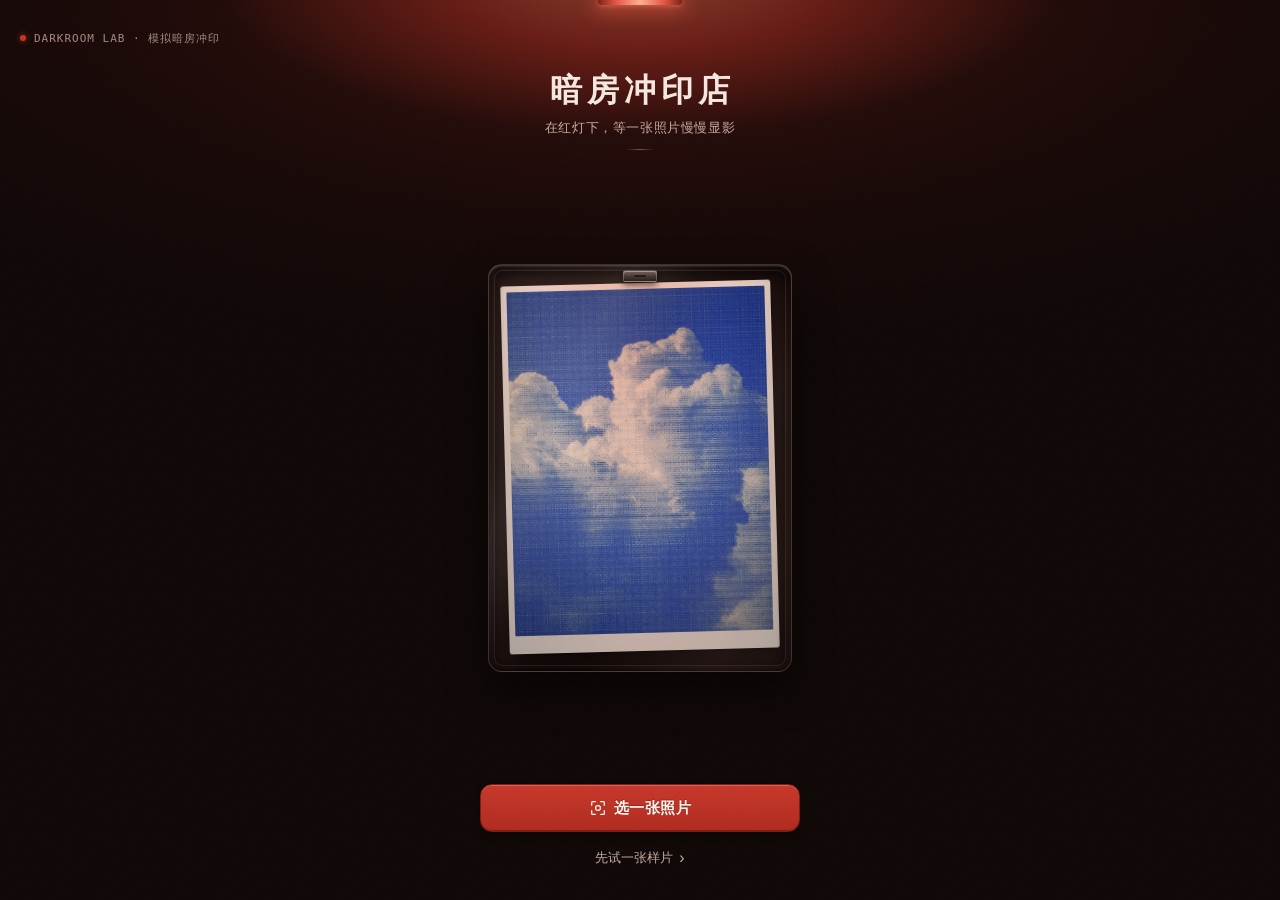
<file: darkroom/index.html>
<!DOCTYPE html>
<html lang="zh-CN">
<head>
  <meta charset="UTF-8" />
  <meta name="viewport" content="width=device-width, initial-scale=1.0, maximum-scale=1.0, user-scalable=no, viewport-fit=cover" />
  <title>暗房冲印店</title>
  <style>
    *, *::before, *::after { box-sizing: border-box; margin: 0; padding: 0; }
    html, body { height: 100%; }
    body {
      background: #0e0706; color: #f5e8e0;
      font-family: -apple-system, BlinkMacSystemFont, "PingFang SC", "Hiragino Sans GB", "Microsoft YaHei", sans-serif;
      -webkit-font-smoothing: antialiased; -webkit-tap-highlight-color: transparent;
      -webkit-user-select: none; user-select: none; -webkit-touch-callout: none;
      overflow: hidden;
    }
    .app { position: relative; height: 100%; display: -webkit-box; display: flex; -webkit-box-orient: vertical; flex-direction: column; }
    .intro-title { font-family: "Songti SC", "STSong", "SimSun", serif; font-size: 28px; line-height: 1.25; letter-spacing: 3px; color: #f5e8e0; font-weight: 600; }
    .intro-sub { margin-top: 8px; font-size: 13px; line-height: 1.6; color: #c8aba0; }
  </style>
  <link rel="stylesheet" href="./style.css" />
</head>
<body>
  <div class="app" id="app">
    <div class="safelight" id="safelight" aria-hidden="true">
      <div class="safelight-lamp"></div>
    </div>
    <div class="darkroom-grain" aria-hidden="true"></div>
    <div class="light-flash" id="light-flash" aria-hidden="true"></div>

    <!-- 首屏：JS 未运行时也能看懂这是什么 -->
    <section class="screen screen-intro" id="screen-intro">
      <header class="topbar" id="topbar">
        <div class="intro-top-row">
          <div class="brand-badge">
            <span class="lamp-dot" aria-hidden="true"></span>
            <span class="brand-code"><span>DARKROOM LAB</span> <span>· 模拟暗房冲印</span></span>
          </div>
          <button type="button" class="card-bar-btn intro-binder-btn" id="open-binder-intro" aria-label="打开暗房卡册" hidden>
            <svg viewBox="0 0 20 20" width="14" height="14" aria-hidden="true">
              <path d="M6.5 3.5v13m3-10h5m-5 3.5h5m-5 3.5h5m-2.5-7v7" fill="none" stroke="currentColor" stroke-width="1.4" stroke-linecap="round" stroke-linejoin="round"/>
              <rect x="3.5" y="3.5" width="13" height="13" rx="2" fill="none" stroke="currentColor" stroke-width="1.4"/>
            </svg>
            <span>卡册 <span id="binder-count-intro">0/9</span></span>
          </button>
        </div>
        <h1 class="intro-title">暗房冲印店</h1>
        <p class="intro-sub">在红灯下，等一张照片慢慢显影</p>
        <span class="intro-rule" aria-hidden="true"></span>
      </header>

      <div class="intro-tray" aria-hidden="true">
        <div class="tray tray-static">
          <span class="tray-clip" aria-hidden="true"></span>
          <div class="tray-paper intro-paper-sheet">
            <canvas id="sample-preview" width="360" height="480" data-sample-src="./sample-clouds.jpg"></canvas>
            <div class="intro-paper-wash"></div>
          </div>
          <div class="tray-liquid"></div>
        </div>
      </div>

      <div class="intro-actions">
        <input type="file" id="pick-input" accept="image/*" class="visually-hidden" />
        <label class="btn btn-primary" id="pick-label" for="pick-input">
          <svg class="btn-ico" viewBox="0 0 20 20" width="18" height="18" aria-hidden="true">
            <path d="M7 3H4a1 1 0 0 0-1 1v3m10-4h3a1 1 0 0 1 1 1v3M3 13v3a1 1 0 0 0 1 1h3m10-4v3a1 1 0 0 1-1 1h-3" fill="none" stroke="currentColor" stroke-width="1.4" stroke-linecap="round" stroke-linejoin="round"/>
            <circle cx="10" cy="10" r="2.7" fill="none" stroke="currentColor" stroke-width="1.4"/>
          </svg>
          <span>选一张照片</span>
        </label>
        <button type="button" class="btn intro-sample-btn" id="use-sample" disabled>先试一张样片 <span aria-hidden="true">›</span></button>
        <p class="status" id="intro-status" role="status">正在点亮红灯…若长时间没有反应，请退出后重新打开。</p>
      </div>
    </section>

    <section class="screen screen-crop" id="screen-crop" hidden>
      <header class="crop-bar">
        <button class="card-bar-btn" id="crop-cancel" type="button" aria-label="返回重选照片">
          <svg viewBox="0 0 20 20" width="15" height="15" aria-hidden="true">
            <path d="M12.5 4.5L7 10l5.5 5.5" fill="none" stroke="currentColor" stroke-width="1.8" stroke-linecap="round" stroke-linejoin="round"/>
          </svg>
          <span>返回</span>
        </button>
        <span class="crop-format-badge" id="crop-format-badge" aria-live="polite">原图</span>
        <h2 class="visually-hidden" id="crop-title" tabindex="-1">裁剪照片</h2>
      </header>
      <div class="crop-stage" id="crop-stage">
        <div class="crop-frame" id="crop-frame" tabindex="0" role="group" aria-label="裁剪框，可用方向键移动">
          <div class="crop-box" id="crop-box" aria-hidden="true">
            <span class="crop-corner cc-tl"></span>
            <span class="crop-corner cc-tr"></span>
            <span class="crop-corner cc-bl"></span>
            <span class="crop-corner cc-br"></span>
            <span class="crop-grid">
              <span class="cg-v1"></span>
              <span class="cg-v2"></span>
              <span class="cg-h1"></span>
              <span class="cg-h2"></span>
              <span class="cg-center"></span>
            </span>
          </div>
        </div>
      </div>
      <div class="crop-controls">
        <p class="crop-hint" id="crop-hint"></p>
        <div class="crop-ratios" id="crop-ratios" role="group" aria-label="裁剪比例">
          <div class="crop-ratio-presets">
            <button class="crop-ratio-btn" type="button" data-ratio="original" aria-pressed="true">
              <span class="crop-ico crop-ico-orig" aria-hidden="true"></span>
              <span class="crop-ratio-txt">原图</span>
            </button>
            <button class="crop-ratio-btn" type="button" data-ratio="3:2" aria-pressed="false">
              <span class="crop-ico crop-ico-32" aria-hidden="true"></span>
              <span class="crop-ratio-txt">全格 <span class="crop-ratio-number">3:2</span></span>
            </button>
            <button class="crop-ratio-btn" type="button" data-ratio="4:3" aria-pressed="false">
              <span class="crop-ico crop-ico-43" aria-hidden="true"></span>
              <span class="crop-ratio-txt">半格 <span class="crop-ratio-number">4:3</span></span>
              <span class="crop-ratio-match" id="crop-half-card-match" hidden>小卡同框</span>
            </button>
            <button class="crop-ratio-btn" type="button" data-ratio="1:1" aria-pressed="false">
              <span class="crop-ico crop-ico-11" aria-hidden="true"></span>
              <span class="crop-ratio-txt">方幅 <span class="crop-ratio-number">1:1</span></span>
            </button>
            <button class="crop-ratio-btn crop-card-ratio" id="crop-card-ratio" type="button" data-ratio="card" aria-pressed="false">
              <span class="crop-ico crop-ico-card" aria-hidden="true"></span>
              <span class="crop-ratio-txt">小卡同框</span>
              <span class="crop-ratio-detail">55:85</span>
            </button>
          </div>
        </div>
        <div class="crop-zoom">
          <button type="button" class="crop-zoom-val" id="crop-zoom-val" aria-label="轻点重置缩放为 1 倍">1.0×</button>
          <div class="crop-scrubber">
            <input id="crop-zoom" type="range" min="1" max="3" step="0.01" value="1" aria-label="放大倍数" />
          </div>
        </div>
        <div class="crop-actions">
          <button class="btn btn-primary" id="crop-apply" type="button">确认取景</button>
        </div>
        <p class="status" id="crop-status" role="status"></p>
      </div>
    </section>

    <!-- 显影 -->
    <section class="screen screen-develop" id="screen-develop" hidden>
      <header class="topbar dev-topbar">
        <ol class="steps" aria-label="冲洗步骤">
          <li class="is-on"><span class="step-num">01</span>显影</li>
          <li><span class="step-num">02</span>定影</li>
          <li><span class="step-num">03</span>见片</li>
        </ol>
        <button type="button" class="dev-reselect-btn" id="dev-reselect" aria-label="放弃当前显影，返回重选照片">重选</button>
      </header>
      <div class="stage">
        <div class="tray" id="tray">
          <div class="tray-paper" id="tray-paper"><canvas id="develop-canvas"></canvas></div>
          <div class="tray-red" aria-hidden="true"></div>
          <div class="tray-liquid" id="tray-liquid"></div>
          <div class="tray-ripples" id="tray-ripples" aria-hidden="true"></div>
          <div class="tray-guide" id="tray-guide" aria-hidden="true">
            <span class="tray-guide-ring"></span>
            <span class="tray-guide-dot"></span>
          </div>
        </div>
      </div>
      <div class="panel">
        <div class="readout-box" id="dev-readout">
          <div class="readout">
            <div class="readout-clock">
              <span class="clock-dot" aria-hidden="true"></span>
              <span class="readout-time" id="dev-time">00:00</span>
            </div>
            <div class="readout-flow">
              <span class="readout-label">药液流动</span>
              <span class="meter"><span class="meter-fill" id="dev-meter"></span></span>
            </div>
          </div>
        </div>
        <p class="hint" id="dev-hint" role="status"></p>
        <button type="button" class="btn btn-ghost" id="pull-out" disabled>取出相纸</button>
      </div>
    </section>

    <!-- 定影 -->
    <section class="screen screen-fix" id="screen-fix" hidden>
      <header class="topbar">
        <ol class="steps" aria-label="冲洗步骤">
          <li class="is-done"><span class="step-num">01</span>显影</li>
          <li class="is-on" id="step-fix"><span class="step-num">02</span>定影</li>
          <li id="step-light"><span class="step-num">03</span>见片</li>
        </ol>
      </header>
      <div class="stage">
        <div class="tray tray-fix">
          <div class="tray-paper"><canvas id="fix-canvas"></canvas></div>
          <div class="tray-red" aria-hidden="true"></div>
          <div class="tray-liquid tray-liquid-calm"></div>
        </div>
      </div>
      <div class="panel panel-fix">
        <div class="fix-actions">
          <p class="fix-caption">定影盘 · 长按可续</p>
          <button type="button" class="btn btn-hold" id="fix-hold">
            <span class="hold-fill" id="fix-fill"></span>
            <span class="hold-inner">
              <svg class="btn-ico hold-ico" viewBox="0 0 20 20" width="18" height="18" aria-hidden="true">
                <circle cx="10" cy="10" r="7.5" fill="none" stroke="currentColor" stroke-width="1.4" stroke-dasharray="3 2"/>
                <circle cx="10" cy="10" r="3.2" fill="currentColor"/>
              </svg>
              <span class="hold-text" id="fix-text">长按定影 · 4 秒</span>
            </span>
          </button>
          <p class="hint fix-status" id="fix-hint" role="status"></p>
          <button type="button" class="btn btn-ghost" id="lights-on" hidden>重试出片</button>
        </div>
      </div>
    </section>

    <!-- 出片 -->
    <section class="screen screen-result" id="screen-result" hidden>
      <header class="result-bar">
        <button type="button" class="card-bar-btn result-bar-binder" id="open-binder-result" aria-label="打开暗房卡册">
          <svg viewBox="0 0 20 20" width="15" height="15" aria-hidden="true">
            <path d="M6.5 3.5v13m3-10h5m-5 3.5h5m-5 3.5h5m-2.5-7v7" fill="none" stroke="currentColor" stroke-width="1.4" stroke-linecap="round" stroke-linejoin="round"/>
            <rect x="3.5" y="3.5" width="13" height="13" rx="2" fill="none" stroke="currentColor" stroke-width="1.4"/>
          </svg>
          <span>卡册 <span id="binder-count-result">0/9</span></span>
        </button>
      </header>
      <div class="result-scroll">
        <div class="result-inner">
          <div class="result-stage">
            <div class="result-card">
              <img id="result-img" alt="冲洗出来的照片" />
              <button type="button" class="result-card-hit" id="open-preview" aria-label="全屏预览冲洗出来的照片"></button>
            </div>
          </div>
          <div class="result-meta">
            <h2 class="result-title visually-hidden" id="result-title" tabindex="-1">冲印成片</h2>
            <div class="export-options" id="print-options" role="group" aria-label="成片版式">
              <button type="button" data-mode="clean" aria-pressed="true">纯净成片</button>
              <button type="button" data-mode="paper" aria-pressed="false">暗房相纸</button>
            </div>
            <div class="result-report" id="result-report"></div>
          </div>
          <div class="result-actions">
            <div class="result-btn-row">
              <button type="button" class="btn btn-primary" id="save-photo">
                <svg class="btn-ico" viewBox="0 0 20 20" width="16" height="16" aria-hidden="true">
                  <path d="M5.5 6.5H4a1 1 0 0 0-1 1v8a1 1 0 0 0 1 1h12a1 1 0 0 0 1-1v-8a1 1 0 0 0-1-1h-1.5M10 3v9m-2.75-2.75L10 12l2.75-2.75" fill="none" stroke="currentColor" stroke-width="1.4" stroke-linecap="round" stroke-linejoin="round"/>
                </svg>
                <span>保存成片</span>
              </button>
              <button type="button" class="btn btn-ghost" id="post-note">
                <svg class="btn-ico" viewBox="0 0 20 20" width="16" height="16" aria-hidden="true">
                  <path d="M11 3.5H5A1.5 1.5 0 0 0 3.5 5v10A1.5 1.5 0 0 0 5 16.5h9a1.5 1.5 0 0 0 1.5-1.5v-5M7 9h4m-4 3h5m3-9v4m-2-2h4" fill="none" stroke="currentColor" stroke-width="1.4" stroke-linecap="round" stroke-linejoin="round"/>
                </svg>
                <span>发笔记</span>
              </button>
            </div>
            <button type="button" class="btn btn-card-entry" id="open-card">
              <span class="card-entry-left">
                <svg class="btn-ico" viewBox="0 0 20 20" width="16" height="16" aria-hidden="true">
                  <path d="M10 4l3-1 3 9m-1.5-9h4m-2-2v4" fill="none" stroke="currentColor" stroke-width="1.4" stroke-linecap="round" stroke-linejoin="round"/>
                  <rect x="4" y="5" width="8" height="12" rx="1.4" transform="rotate(-9 8 11)" fill="none" stroke="currentColor" stroke-width="1.4"/>
                </svg>
                <span id="open-card-text">拆封暗房小卡</span>
                <span class="entry-new-dot" id="open-card-dot" hidden aria-hidden="true"></span>
              </span>
              <span class="card-entry-go" aria-hidden="true">›</span>
            </button>
            <div class="result-again-row">
              <button type="button" class="btn btn-again" id="again">
                <svg class="btn-ico" viewBox="0 0 20 20" width="15" height="15" aria-hidden="true">
                  <path d="M4 9a6 6 0 1 1 1 4.4M4 9V5m0 4h4" fill="none" stroke="currentColor" stroke-width="1.4" stroke-linecap="round" stroke-linejoin="round"/>
                  <circle cx="10" cy="10" r="1.25" fill="currentColor"/>
                </svg>
                <span class="again-text">再洗一张</span>
              </button>
            </div>
            <p class="status" id="result-status" role="status"></p>
            <span class="visually-hidden" id="result-toast-status" role="status"></span>
          </div>
        </div>
      </div>
    </section>

    <!-- 镭射小卡展示层 -->
    <div class="card-modal" id="card-modal" role="dialog" aria-modal="true" aria-label="暗房镭射小卡" hidden>
      <div class="card-modal-bar">
        <button type="button" class="card-bar-btn" id="close-card" aria-label="返回出片页">
          <svg viewBox="0 0 20 20" width="15" height="15" aria-hidden="true">
            <path d="M12.5 4.5L7 10l5.5 5.5" fill="none" stroke="currentColor" stroke-width="1.8" stroke-linecap="round" stroke-linejoin="round"/>
          </svg>
          <span id="close-card-label">返回相纸</span>
        </button>
        <button type="button" class="card-bar-btn card-bar-binder" id="open-binder-card" aria-label="打开暗房卡册">
          <svg viewBox="0 0 20 20" width="15" height="15" aria-hidden="true">
            <path d="M6.5 3.5v13m3-10h5m-5 3.5h5m-5 3.5h5m-2.5-7v7" fill="none" stroke="currentColor" stroke-width="1.4" stroke-linecap="round" stroke-linejoin="round"/>
            <rect x="3.5" y="3.5" width="13" height="13" rx="2" fill="none" stroke="currentColor" stroke-width="1.4"/>
          </svg>
          <span>卡册 <span id="binder-count-card">0/9</span></span>
        </button>
      </div>

      <div class="card-stage" id="card-stage">
        <div class="card-stage-inner" id="card-stage-inner">
          <div class="holo-scene" id="holo-scene">
            <div class="holo-shadow" id="holo-shadow" aria-hidden="true"></div>
            <div class="holo-aura" id="holo-aura" aria-hidden="true"></div>
            <div class="holo-tilt" id="holo-tilt">
              <div class="holo-flipper is-flipped" id="holo-card" tabindex="0" role="button" aria-label="暗房镭射小卡，轻点翻开或翻转，拖动倾斜赏光">
                <!-- 10px 实体厚卡切边（仅在翻面经过侧面时显示，静止零合成开销） -->
                <div class="holo-edges" id="holo-edges" aria-hidden="true">
                  <span class="holo-edge-slice es-1"></span>
                  <span class="holo-edge-slice es-2"></span>
                  <span class="holo-edge-slice es-3"></span>
                  <span class="holo-edge-slice es-4"></span>
                  <span class="holo-edge-slice es-5"></span>
                  <span class="holo-edge-slice es-6"></span>
                  <span class="holo-edge-slice es-7"></span>
                  <span class="holo-edge-slice es-8"></span>
                  <span class="holo-edge-slice es-9"></span>
                  <span class="holo-edge-slice es-10"></span>
                </div>

                <!-- 正面：55:85 全出血满版显像 + 材质专属镂空烫箔微框 + 右下角稀有度微章 -->
                <div class="holo-face holo-front" id="holo-front" data-material="rainbow">
                  <div class="holo-stock">
                    <div class="holo-photo-frame">
                      <canvas id="card-photo" width="440" height="680"></canvas>
                    </div>
                    <div class="holo-scrim" aria-hidden="true"></div>
                    <div class="holo-front-meta">
                      <span class="holo-front-no" id="card-front-no">NO.0001</span>
                      <div class="holo-front-badge">
                        <span class="holo-front-mat" id="card-front-mat">柔虹</span>
                        <span class="holo-rarity-mark" id="card-front-rarity"></span>
                      </div>
                    </div>
                  </div>
                  <div class="holo-trim" aria-hidden="true">
                    <span class="trim-top-crest" id="card-front-crest"></span>
                    <span class="trim-corner trim-tl"></span>
                    <span class="trim-corner trim-tr"></span>
                    <span class="trim-corner trim-bl"></span>
                    <span class="trim-corner trim-br"></span>
                  </div>
                  <div class="holo-fx" id="holo-fx" aria-hidden="true">
                    <div class="holo-foil"></div>
                    <div class="holo-glare" id="holo-glare"></div>
                    <div class="holo-rim" id="holo-rim"></div>
                    <div class="holo-edge"></div>
                  </div>
                </div>

                <!-- 背面：揭晓前统一暗房图腾（不剧透）→ 揭晓后展开专属冲印档案 -->
                <div class="holo-face holo-back" id="holo-back">
                  <div class="holo-back-watermark" id="holo-back-watermark" aria-hidden="true"></div>
                  <div class="holo-back-shine" id="holo-back-shine" aria-hidden="true"></div>
                  <div class="holo-back-glare" id="holo-back-glare" aria-hidden="true"></div>
                  <div class="holo-back-rim" id="holo-back-rim" aria-hidden="true"></div>
                  <div class="holo-back-outer-frame" aria-hidden="true"></div>
                  <div class="holo-back-inner-frame" aria-hidden="true">
                    <span class="reg-mark reg-tl"></span>
                    <span class="reg-mark reg-tr"></span>
                    <span class="reg-mark reg-bl"></span>
                    <span class="reg-mark reg-br"></span>
                  </div>
                  <div class="holo-back-body">
                    <div class="holo-back-top">DARKROOM LAB · PRINT</div>
                    <div class="holo-back-emblem" aria-hidden="true">
                      <span class="emblem-en">DARKROOM LAB</span>
                      <svg class="emblem-svg" viewBox="0 0 120 120" width="96" height="96">
                        <g id="emblem-outer">
                          <circle cx="60" cy="60" r="52" fill="none" stroke="currentColor" stroke-width="0.9" opacity="0.45"/>
                          <circle cx="60" cy="60" r="34" fill="none" stroke="currentColor" stroke-width="1" opacity="0.68"/>
                        </g>
                        <g id="emblem-dash">
                          <circle cx="60" cy="60" r="46" fill="none" stroke="currentColor" stroke-width="0.75" stroke-dasharray="2 3.5" opacity="0.54"/>
                        </g>
                        <g id="emblem-blades" stroke="currentColor" stroke-width="0.9" opacity="0.62" fill="none">
                          <line x1="60" y1="26" x2="82" y2="54"/>
                          <line x1="89.4" y1="43" x2="71" y2="75"/>
                          <line x1="89.4" y1="77" x2="54" y2="82"/>
                          <line x1="60" y1="94" x2="38" y2="66"/>
                          <line x1="30.6" y1="77" x2="49" y2="45"/>
                          <line x1="30.6" y1="43" x2="66" y2="38"/>
                          <circle cx="60" cy="60" r="11" fill="none" stroke="currentColor" stroke-width="0.9" opacity="0.65"/>
                        </g>
                        <g id="emblem-core">
                          <circle cx="60" cy="60" r="3.6" fill="#d84534"/>
                        </g>
                      </svg>
                      <span class="emblem-cn">暗房冲印店</span>
                    </div>
                    <div class="holo-back-archive" id="holo-back-archive">
                      <p class="archive-title" id="card-back-title">冲印档案</p>
                      <div class="archive-spec">
                        <span class="archive-mat" id="card-back-mat">柔虹</span>
                        <span class="archive-sep" aria-hidden="true">·</span>
                        <span class="archive-code" id="card-back-rarity">常驻典藏 R</span>
                      </div>
                      <p class="archive-origin" id="card-back-origin">光斜过来时，刚好掠过一道虹</p>
                    </div>
                    <div class="holo-back-stamp">
                      <span id="card-back-date"></span>
                      <span class="stamp-sep">&lt; <span id="card-back-no">No.0001</span> &gt;</span>
                    </div>
                  </div>
                </div>
              </div>
            </div>
          </div>

          <div class="card-caption" id="card-caption" aria-live="polite">
            <span class="card-caption-text" id="card-caption-text"></span>
            <span class="card-caption-new" id="card-caption-new" hidden>新收入卡册</span>
          </div>
          <p class="card-tip" id="card-tip" role="status">轻触拆封</p>
          <span class="visually-hidden toast-announcement" role="status"></span>
        </div>
        <section class="card-framing" id="card-framing" aria-label="小卡照片构图" hidden>
          <canvas id="card-framing-canvas" width="360" height="350" tabindex="0" role="group" aria-label="小卡取景，可用方向键移动照片"></canvas>
          <p class="card-tip">拖动照片，把主体留在框里</p>
        </section>
      </div>

      <div class="card-modal-actions">
        <div class="export-options" id="card-save-options" role="group" aria-label="小卡保存方式" hidden>
          <button type="button" data-mode="face" aria-pressed="true">独立卡面</button>
          <button type="button" data-mode="both" aria-pressed="false">双面晒卡</button>
        </div>
        <button type="button" class="btn btn-ghost" id="card-framing-entry" hidden>调整构图</button>
        <button type="button" class="btn btn-primary is-pending" id="save-card" disabled>保存小卡</button>
      </div>
    </div>

    <!-- 独立暗房卡册（九格活页） -->
    <div class="binder-modal" id="binder-modal" role="dialog" aria-modal="true" aria-label="暗房卡册" hidden>
      <div class="binder-bar">
        <button type="button" class="card-bar-btn" id="close-binder" aria-label="关闭卡册">
          <svg viewBox="0 0 20 20" width="15" height="15" aria-hidden="true">
            <path d="M5.5 5.5l9 9m0-9l-9 9" fill="none" stroke="currentColor" stroke-width="1.8" stroke-linecap="round"/>
          </svg>
          <span>关闭</span>
        </button>
        <div class="binder-head-meta">
          <span class="binder-title">暗房卡册</span>
          <span class="binder-count" id="card-collect-count">已收集 0/9</span>
          <span class="binder-complete-seal" id="binder-complete-seal" hidden>全图鉴</span>
        </div>
      </div>
      <div class="binder-progress" id="binder-progress" aria-hidden="true">
        <span class="bp-seg"></span><span class="bp-seg"></span><span class="bp-seg"></span>
        <span class="bp-seg"></span><span class="bp-seg"></span><span class="bp-seg"></span>
        <span class="bp-seg"></span><span class="bp-seg"></span><span class="bp-seg"></span>
      </div>
      <p class="binder-empty-lead" id="binder-empty-lead" hidden>拆封本轮小卡，点亮第一张材质</p>
      <span class="visually-hidden toast-announcement" role="status"></span>
      <div class="binder-scroll">
        <div class="binder-sheet">
          <div class="binder-grid" id="card-collect-grid"></div>
        </div>
      </div>
    </div>

    <!-- 成片全屏预览层 -->
    <div class="preview-modal" id="preview-modal" role="dialog" aria-modal="true" aria-label="成片全屏预览" hidden>
      <div class="preview-bar">
        <button type="button" class="card-bar-btn preview-close" id="close-preview" aria-label="退出全屏预览">
          <svg viewBox="0 0 20 20" width="16" height="16" aria-hidden="true">
            <path d="M5.5 5.5l9 9m0-9l-9 9" fill="none" stroke="currentColor" stroke-width="1.8" stroke-linecap="round"/>
          </svg>
        </button>
        <span class="preview-raw-badge" id="preview-raw-badge" aria-hidden="true">冲印前</span>
      </div>
      <div class="preview-stage" id="preview-stage">
        <img class="preview-img" id="preview-img" alt="冲洗出来的照片大图" />
      </div>
      <div class="preview-footer">
        <button type="button" class="card-bar-btn preview-compare" id="preview-compare" aria-pressed="false">
          <svg viewBox="0 0 20 20" width="15" height="15" aria-hidden="true">
            <rect x="3" y="4" width="14" height="12" rx="2" fill="none" stroke="currentColor" stroke-width="1.5"/>
            <line x1="10" y1="4" x2="10" y2="16" stroke="currentColor" stroke-width="1.5"/>
          </svg>
          <span>按住看冲印前</span>
        </button>
        <p class="preview-tip" id="preview-tip" aria-hidden="true">双击看细节 · 轻点返回</p>
        <span class="visually-hidden toast-announcement" role="status"></span>
      </div>
    </div>

    <!-- 顶部轻量状态提示（仅承接已成功的非关键回调，不阻塞底层操作） -->
    <div class="app-toast-wrap" aria-hidden="true">
      <div class="app-toast" id="app-toast" hidden>
        <span class="app-toast-ico" aria-hidden="true">
          <svg viewBox="0 0 16 16" width="13" height="13">
            <path d="M3.5 8.5l3 3 6-6.5" fill="none" stroke="currentColor" stroke-width="1.8" stroke-linecap="round" stroke-linejoin="round"/>
          </svg>
        </span>
        <span class="app-toast-text" id="app-toast-text"></span>
      </div>
    </div>
  </div>

  <canvas id="work-canvas" class="visually-hidden" aria-hidden="true"></canvas>
  <script defer src="./bridge.js"></script>
  <script defer src="./film.js"></script>
  <script defer src="./app.js"></script>
</body>
</html>
</file>
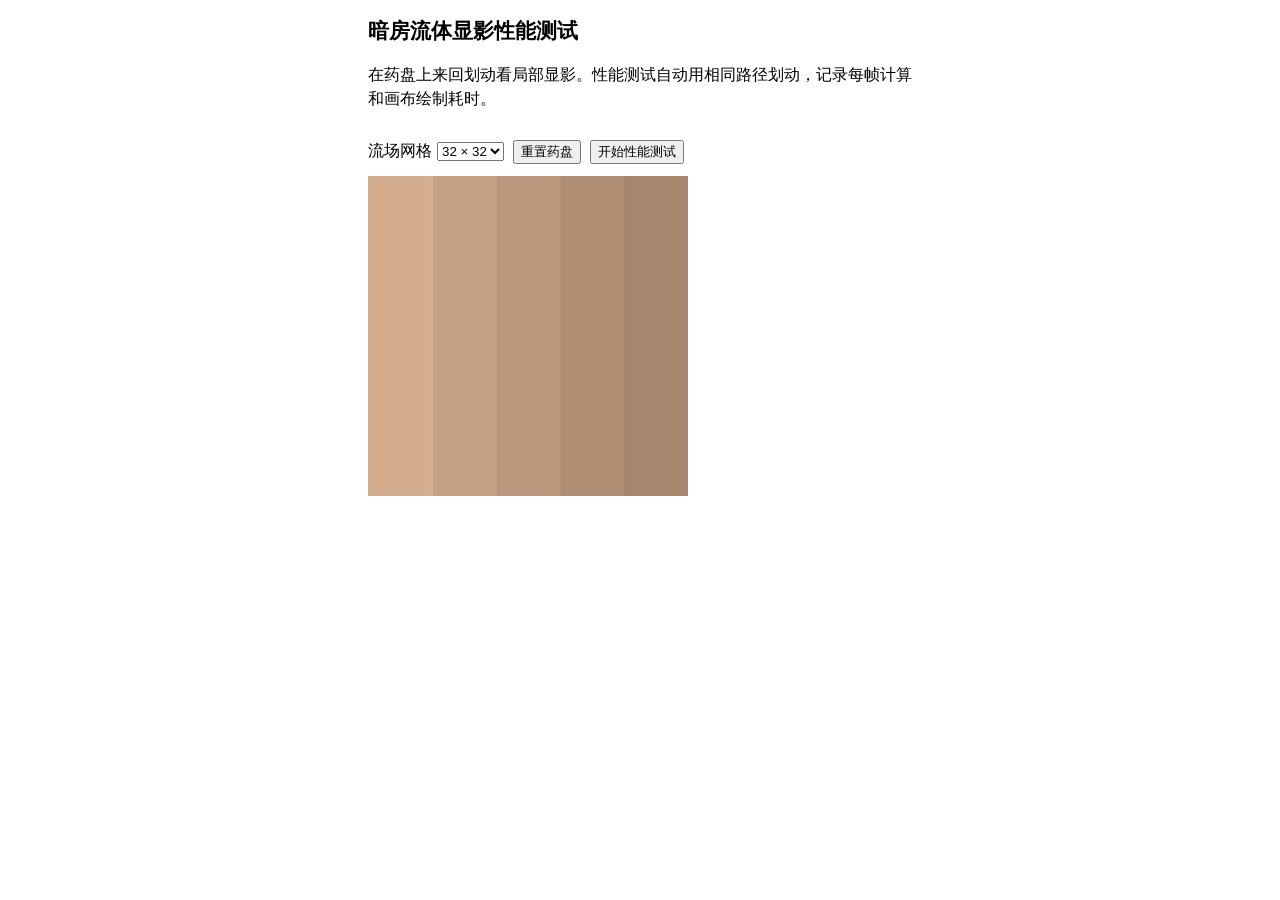
<file: tools/fluid-prototype/index.html>
<!doctype html>
<html lang="zh-CN">
<head>
  <meta charset="utf-8">
  <meta name="viewport" content="width=device-width, initial-scale=1, viewport-fit=cover">
  <title>暗房流体显影性能测试</title>
  <style>
    body { margin: 1rem auto; padding: 0 1rem; max-width: 34rem; font: 1rem/1.5 system-ui, sans-serif; }
    h1 { font-size: 1.3rem; }
    canvas { display: block; width: 100%; max-width: 20rem; height: auto; background: #21110f; touch-action: none; }
    label, button { display: inline-block; margin: 0.75rem 0.25rem 0.75rem 0; }
    pre { white-space: pre-wrap; }
  </style>
  <script defer src="./model.js"></script>
  <script defer src="./preview.js"></script>
</head>
<body>
  <h1>暗房流体显影性能测试</h1>
  <p>在药盘上来回划动看局部显影。性能测试自动用相同路径划动，记录每帧计算和画布绘制耗时。</p>
  <label>流场网格
    <select id="grid">
      <option value="24">24 × 24</option>
      <option value="32" selected>32 × 32</option>
      <option value="64">64 × 64</option>
    </select>
  </label>
  <button id="reset" type="button">重置药盘</button>
  <button id="benchmark" type="button">开始性能测试</button>
  <canvas id="paper" width="256" height="256" aria-label="显影密度图"></canvas>
  <pre id="results" aria-live="polite"></pre>
</body>
</html>
</file>
<file: darkroom/style.css>
/* 暗房冲印店：精修设计系统（Chrome 61 基线：无 flex gap / aspect-ratio / inset / clamp / backdrop-filter / conic-gradient / :focus-visible） */
:root {
  /* 暗房色板（WCAG AA ≥ 4.5:1） */
  --bg-base: #0e0706;
  --bg-surface: #1b0f0d;
  --bg-elevated: #261512;
  --border-subtle: rgba(255, 210, 195, 0.12);
  --border-strong: rgba(255, 210, 195, 0.24);
  --text-primary: #f5e8e0;
  --text-secondary: #c8aba0;
  --text-muted: #a6897e;
  --accent-red: #c43427;
  --accent-red-active: #a8291e;
  --accent-warm: #f2e2c8;

  /* 开灯相纸色板（WCAG AA ≥ 4.5:1） */
  --paper: #f6f2ea;
  --lit-bg: #eee8de;
  --lit-surface: #f7f4ed;
  --lit-border: rgba(58, 38, 28, 0.14);
  --lit-text: #241914;
  --lit-secondary: #635047;
  --lit-card-entry: #261d1b;

  /* 统一圆角（4 档） */
  --r-paper: 2px;
  --r-sm: 8px;
  --r-md: 12px;
  --r-pill: 999px;

  /* 统一字体栈 */
  --font-serif: "Songti SC", "STSong", "SimSun", serif;
  --font-mono: "SF Mono", Menlo, Consolas, monospace;

  /* 动效曲线与时长（按场景语义分工） */
  --ease-out: cubic-bezier(0.22, 1, 0.36, 1);
  --ease-out-enter: cubic-bezier(0, 0, 0.58, 1);
  --ease-in: cubic-bezier(0.42, 0, 1, 1);
  --ease-continuity: cubic-bezier(0.32, 0.72, 0, 1);

  /* 安全区 */
  --safe-top: var(--safe-area-inset-top, env(safe-area-inset-top, 0px));
  --safe-bottom: var(--safe-area-inset-bottom, env(safe-area-inset-bottom, 0px));
  --capsule-right: 104px;
}

.visually-hidden {
  position: absolute !important; width: 1px; height: 1px; overflow: hidden;
  clip: rect(0 0 0 0); white-space: nowrap; border: 0; opacity: 0;
}
#work-canvas { top: 0; left: 0; }
[hidden] { display: none !important; }

body {
  background: var(--bg-base);
  color: var(--text-primary);
  -webkit-transition: background-color 0.75s ease, color 0.75s ease;
  transition: background-color 0.75s ease, color 0.75s ease;
}
body.is-lit {
  background:
    radial-gradient(ellipse at 50% -10%, rgba(255, 248, 232, 0.85) 0%, rgba(255, 242, 218, 0.25) 42%, rgba(238, 232, 222, 0) 72%),
    radial-gradient(ellipse at 50% 55%, rgba(238, 232, 222, 0) 45%, rgba(154, 132, 114, 0.22) 100%),
    var(--lit-bg);
  color: var(--lit-text);
}

/* 暗房与看片台极细腻颗粒噪点层（纯内联 SVG，零外链、零帧率开销） */
.darkroom-grain {
  position: fixed; left: 0; top: 0; right: 0; bottom: 0;
  pointer-events: none; z-index: 1; opacity: 0.038;
  background-image: url("data:image/svg+xml,%3Csvg xmlns='http://www.w3.org/2000/svg' width='120' height='120'%3E%3Cfilter id='n'%3E%3CfeTurbulence type='fractalNoise' baseFrequency='0.85' numOctaves='2' stitchTiles='stitch'/%3E%3C/filter%3E%3Crect width='120' height='120' filter='url(%23n)' opacity='0.9'/%3E%3C/svg%3E");
  background-size: 120px 120px;
}
body.is-lit .darkroom-grain { opacity: 0.028; }

/* ================================================================
   顶部物理安全灯（产品灵魂：红灯漫射 + 极克制灯条）
   ================================================================ */
.safelight {
  position: absolute; left: 0; right: 0; top: 0; height: 68%;
  background:
    radial-gradient(ellipse 46% 36% at 50% -4%, rgba(255, 134, 96, 0.38) 0%, rgba(226, 58, 42, 0.30) 34%, rgba(168, 32, 22, 0) 72%),
    radial-gradient(ellipse 92% 72% at 50% 0%, rgba(196, 44, 30, 0.24) 0%, rgba(140, 24, 16, 0.08) 48%, rgba(140, 24, 16, 0) 78%);
  pointer-events: none;
  -webkit-transition: opacity 0.75s ease;
  transition: opacity 0.75s ease;
}
.safelight-lamp {
  position: absolute; left: 50%; top: 0; width: 84px; height: 5px; margin-left: -42px;
  background: linear-gradient(90deg, #7c1f17 0%, #e85844 22%, #ffb094 50%, #e85844 78%, #7c1f17 100%);
  border-radius: 0 0 4px 4px;
  box-shadow: 0 2px 18px 4px rgba(242, 82, 60, 0.58), 0 1px 5px rgba(255, 178, 146, 0.50);
  -webkit-animation: lampBreath 4.2s ease-in-out infinite;
  animation: lampBreath 4.2s ease-in-out infinite;
}
@-webkit-keyframes lampBreath { 0%, 100% { opacity: 0.78; } 50% { opacity: 1; } }
@keyframes lampBreath { 0%, 100% { opacity: 0.78; } 50% { opacity: 1; } }
body.is-lit .safelight { opacity: 0; }

/* 开灯瞬间的暖白闪光 */
.light-flash {
  position: absolute; left: 0; top: 0; right: 0; bottom: 0;
  background: #fff9ec; opacity: 0; pointer-events: none; z-index: 20;
}
.light-flash.is-flashing {
  -webkit-animation: flashOut 0.85s ease-out forwards;
  animation: flashOut 0.85s ease-out forwards;
}
@-webkit-keyframes flashOut { 0% { opacity: 0; } 18% { opacity: 0.86; } 100% { opacity: 0; } }
@keyframes flashOut { 0% { opacity: 0; } 18% { opacity: 0.86; } 100% { opacity: 0; } }

.screen {
  position: relative; -webkit-box-flex: 1; flex: 1 1 auto; min-height: 0;
  display: -webkit-box; display: flex; -webkit-box-orient: vertical; flex-direction: column;
  padding-top: var(--safe-top); padding-bottom: var(--safe-bottom);
}

.topbar { padding: 16px var(--capsule-right) 8px 20px; }

/* ================================================================
   首屏
   ================================================================ */
.screen-intro .topbar { padding: 16px 20px 6px; }
.intro-top-row {
  display: -webkit-box; display: flex; -webkit-box-align: center; align-items: center;
  -webkit-box-pack: justify; justify-content: space-between;
  min-height: 44px; margin-bottom: 10px; padding-right: calc(var(--capsule-right) - 20px);
}
.screen-intro .intro-title, .screen-intro .intro-sub {
  text-align: center;
}
.screen-intro .intro-title { font-size: 32px; letter-spacing: 5px; padding-left: 5px; }
.screen-intro .intro-sub { margin-top: 8px; font-size: 13px; letter-spacing: 0.6px; color: var(--text-secondary); }
.intro-rule {
  display: block; width: 28px; height: 1px; margin: 10px auto 0;
  background: linear-gradient(90deg, rgba(235, 194, 168, 0), rgba(235, 194, 168, 0.42), rgba(235, 194, 168, 0));
}
.brand-badge {
  display: -webkit-box; display: flex; -webkit-box-align: center; align-items: center; min-width: 0;
}
.intro-binder-btn {
  height: 36px; min-height: 44px; padding: 0 12px; margin-left: 8px; flex-shrink: 0;
  font-size: 12px; color: var(--text-secondary); white-space: nowrap;
  background: rgba(255, 232, 218, 0.05);
  box-shadow: inset 0 0 0 1px rgba(255, 214, 194, 0.16);
}
.lamp-dot {
  display: inline-block; width: 6px; height: 6px; border-radius: var(--r-pill); flex-shrink: 0;
  background: var(--accent-red); margin-right: 8px;
  box-shadow: 0 0 6px rgba(226, 68, 52, 0.65);
}
.brand-code {
  font-family: var(--font-mono);
  font-size: 11px; letter-spacing: 1px; color: var(--text-muted);
}
.brand-code span { display: inline-block; white-space: nowrap; }

.intro-tray {
  -webkit-box-flex: 1; flex: 1 1 auto; min-height: 0;
  display: -webkit-box; display: flex; -webkit-box-align: center; align-items: center; -webkit-box-pack: center; justify-content: center;
  padding: 10px 20px; overflow: hidden;
}
.intro-actions { padding: 4px 20px 20px; text-align: center; }
.intro-actions .btn { margin-top: 12px; }
.intro-actions #pick-label { margin-top: 0; }
.intro-actions .intro-sample-btn {
  display: -webkit-inline-box; display: inline-flex; width: auto; min-height: 44px; height: 44px; margin: 4px auto 0; padding: 0 14px;
  background: transparent; color: var(--text-secondary); box-shadow: none; font-size: 13px; font-weight: 500;
}
.intro-sample-btn span { margin-left: 6px; font-size: 16px; }
.intro-sample-btn:focus { outline: none; box-shadow: none; }
html.is-kbd .intro-sample-btn:focus { box-shadow: inset 0 0 0 1px var(--text-secondary); }
html.is-kbd #pick-input:focus + #pick-label {
  box-shadow: inset 0 0 0 2px #fff7f2, 0 0 0 2px rgba(255, 200, 184, 0.55);
}

/* ================================================================
   立体暗房珐琅药盘与湿润相纸（物理盘壁坡面 + 暗房金属夹 + 多层液面）
   ================================================================ */
.stage {
  -webkit-box-flex: 1; flex: 1 1 auto; min-height: 0; position: relative;
  display: -webkit-box; display: flex; -webkit-box-orient: vertical; flex-direction: column;
  -webkit-box-align: center; align-items: center; -webkit-box-pack: center; justify-content: center;
  padding: 8px 20px;
}

.tray {
  position: relative; width: 64%; max-width: 320px;
  background: linear-gradient(164deg, #2d1814 0%, #1a0d0b 52%, #130908 100%);
  border-radius: 14px; padding: 14px;
  border: 1px solid rgba(255, 214, 198, 0.18);
  box-shadow:
    inset 0 1.5px 0 rgba(255, 228, 214, 0.16),
    inset 0 -1.5px 0 rgba(0, 0, 0, 0.65),
    inset 0 0 0 4px rgba(14, 6, 5, 0.62),
    inset 0 14px 30px rgba(0, 0, 0, 0.72),
    0 18px 38px rgba(0, 0, 0, 0.56);
  overflow: hidden;
}
.tray::before {
  content: ""; position: absolute; left: 5px; top: 5px; right: 5px; bottom: 5px;
  border-radius: 9px; pointer-events: none; z-index: 4;
  border: 1px solid rgba(255, 224, 210, 0.08);
  box-shadow: inset 0 2px 10px rgba(0, 0, 0, 0.45);
}
.tray-static {
  width: 66%; max-width: 304px; padding: 18px 16px 20px;
}
/* 首屏暗房金属夹 + 微倾白边湿相纸（消除亮蓝平板感，让样片真正浸在暗房里） */
.tray-clip {
  position: absolute; left: 50%; top: 5px; width: 34px; height: 12px; margin-left: -17px; z-index: 5;
  border-radius: 3px 3px 2px 2px; pointer-events: none;
  background: linear-gradient(180deg, #74645e 0%, #443733 58%, #2a201d 100%);
  border: 1px solid rgba(255, 232, 220, 0.24);
  box-shadow: 0 3px 6px rgba(0, 0, 0, 0.58), inset 0 1px 0 rgba(255, 240, 230, 0.36);
}
.tray-clip::after {
  content: ""; position: absolute; left: 50%; top: 4px; width: 12px; height: 2px; margin-left: -6px;
  border-radius: 1px; background: rgba(18, 10, 9, 0.65);
}
.tray-paper.intro-paper-sheet {
  padding: 6px 6px 18px; background: #f2ece2; border-radius: 3px;
  -webkit-transform: rotate(-1.5deg); transform: rotate(-1.5deg);
  box-shadow: 0 8px 20px rgba(0, 0, 0, 0.56), 0 1px 2px rgba(0, 0, 0, 0.35);
}
.tray-paper.intro-paper-sheet canvas {
  position: static; width: 100%; height: auto;
  border-radius: 1px;
}
.intro-paper-wash {
  position: absolute; left: 0; top: 0; right: 0; bottom: 0; z-index: 2; pointer-events: none;
  background:
    radial-gradient(ellipse at 50% 0%, rgba(226, 68, 48, 0.32) 0%, rgba(180, 42, 28, 0.14) 48%, rgba(28, 12, 10, 0.22) 100%),
    linear-gradient(180deg, rgba(255, 198, 166, 0.10) 0%, rgba(20, 10, 9, 0.14) 100%);
  mix-blend-mode: multiply;
}
.tray-fix {
  background: #170d0c;
  -webkit-transition: border-color 0.35s ease, box-shadow 0.35s ease;
  transition: border-color 0.35s ease, box-shadow 0.35s ease;
}
.tray-fix.is-fixed {
  border-color: rgba(242, 226, 200, 0.55);
  box-shadow:
    inset 0 0 16px rgba(242, 226, 200, 0.14),
    inset 0 1px 0 rgba(255, 244, 226, 0.28),
    inset 0 12px 28px rgba(0, 0, 0, 0.60),
    0 14px 32px rgba(0, 0, 0, 0.48);
}

.tray-paper {
  position: relative; width: 100%; padding-top: 133.33%;
  background: var(--paper); border-radius: var(--r-paper); overflow: hidden;
  box-shadow: 0 2px 8px rgba(0, 0, 0, 0.40);
  z-index: 1;
}
.screen-develop .tray-paper::before {
  content: "";
  position: absolute; left: 0; top: 0; right: 0; bottom: 0;
  background:
    radial-gradient(ellipse at 30% 25%, rgba(255, 252, 244, 0.55) 0%, rgba(240, 232, 218, 0) 60%),
    repeating-linear-gradient(90deg, rgba(160, 144, 128, 0.04) 0px, rgba(160, 144, 128, 0.04) 1px, transparent 1px, transparent 5px);
  pointer-events: none;
}
.screen-develop .tray-paper.is-dipping::before {
  -webkit-animation: wetPaperFade 3s ease-out both;
  animation: wetPaperFade 3s ease-out both;
}
@-webkit-keyframes wetPaperFade { from { opacity: 1; } to { opacity: 0; } }
@keyframes wetPaperFade { from { opacity: 1; } to { opacity: 0; } }
.tray-paper.is-dipping {
  -webkit-animation: paperDip 0.36s var(--ease-out) both;
  animation: paperDip 0.36s var(--ease-out) both;
}
@-webkit-keyframes paperDip {
  0% { -webkit-transform: scale(1.03); opacity: 0.72; }
  100% { -webkit-transform: scale(1); opacity: 1; }
}
@keyframes paperDip {
  0% { transform: scale(1.03); opacity: 0.72; }
  100% { transform: scale(1); opacity: 1; }
}
.tray-paper canvas {
  position: absolute; left: 0; top: 0; width: 100%; height: 100%; display: block;
  -webkit-filter: grayscale(1); filter: grayscale(1);
}
.screen-develop .tray-red, .screen-develop .tray-liquid, .screen-fix .tray-liquid {
  -webkit-transition: opacity 0.36s ease; transition: opacity 0.36s ease;
}
.screen-develop.is-exposing .tray {
  background: #241b17; border-color: rgba(236, 204, 169, 0.28);
  box-shadow: inset 0 0 0 2px rgba(10, 5, 4, 0.4), 0 14px 32px rgba(0, 0, 0, 0.48);
}
.screen-develop.is-exposing .tray-red { opacity: 0.14; }
.screen-develop.is-exposing .tray-liquid { opacity: 0 !important; }
.screen-fix.is-stopping .tray-liquid {
  opacity: 0.14;
  -webkit-animation-play-state: paused; animation-play-state: paused;
}
.screen-develop.is-exposing .tray-paper::after,
.screen-fix.is-washing .tray-fix::after {
  content: ""; position: absolute; left: 0; top: 0; right: 0; bottom: 0; pointer-events: none;
}
.screen-develop.is-exposing .tray-paper::after {
  z-index: 1;
  background: radial-gradient(ellipse at 50% -6%, rgba(255, 248, 224, 0.92), rgba(255, 206, 148, 0.34) 42%, rgba(255, 206, 148, 0) 76%);
  -webkit-animation: enlargerLight 0.8s ease-out both; animation: enlargerLight 0.8s ease-out both;
}
@-webkit-keyframes enlargerLight { 0%, 100% { opacity: 0; } 28% { opacity: 0.82; } }
@keyframes enlargerLight { 0%, 100% { opacity: 0; } 28% { opacity: 0.82; } }
.screen-fix.is-washing .tray-red {
  opacity: 0.32 !important;
  -webkit-transition: opacity 0.75s ease-out; transition: opacity 0.75s ease-out;
}
.screen-fix.is-washing .tray-fix::after {
  z-index: 4;
  background: linear-gradient(168deg, transparent 32%, rgba(248, 232, 212, 0.28) 48%, transparent 64%);
  -webkit-animation: waterRinse 1s ease-out both; animation: waterRinse 1s ease-out both;
}
@-webkit-keyframes waterRinse {
  from { opacity: 0.7; -webkit-transform: translateY(-62%); }
  to { opacity: 0; -webkit-transform: translateY(62%); }
}
@keyframes waterRinse {
  from { opacity: 0.7; transform: translateY(-62%); }
  to { opacity: 0; transform: translateY(62%); }
}

/* 安全灯下只看得到红色的单色画面（位于相纸上方、高光液面下方） */
.tray-red {
  position: absolute; left: 0; top: 0; right: 0; bottom: 0;
  background: #b8261a; mix-blend-mode: multiply;
  pointer-events: none; z-index: 2;
}

/* 药水液面：位于红光层之上，利用斜向液面反光带 + 边缘高光呈现真实的晃动流动感 */
.tray-liquid {
  position: absolute; left: -28%; top: -28%; width: 156%; height: 156%;
  background:
    linear-gradient(
      118deg,
      rgba(255, 210, 195, 0) 20%,
      rgba(255, 204, 188, 0.18) 32%,
      rgba(255, 232, 222, 0.30) 36%,
      rgba(255, 195, 178, 0.08) 44%,
      rgba(255, 210, 195, 0) 56%,
      rgba(255, 196, 178, 0.16) 72%,
      rgba(255, 210, 195, 0) 84%
    ),
    radial-gradient(ellipse at 30% 34%, rgba(255, 220, 206, 0.22), rgba(255, 220, 206, 0) 42%),
    radial-gradient(ellipse at 72% 68%, rgba(255, 180, 162, 0.16), rgba(255, 180, 162, 0) 44%);
  opacity: 0.42;
  pointer-events: none; will-change: transform, opacity; z-index: 3;
}
.tray-liquid::after {
  content: "";
  position: absolute; left: 0; top: 0; right: 0; bottom: 0;
  background: linear-gradient(
    -32deg,
    rgba(255, 225, 212, 0) 36%,
    rgba(255, 225, 212, 0.18) 49%,
    rgba(255, 225, 212, 0) 62%
  );
  opacity: 0.7;
}
.tray-static .tray-liquid {
  opacity: 0.32;
  -webkit-animation: slosh 3.6s ease-in-out infinite;
  animation: slosh 3.6s ease-in-out infinite;
}
.tray-liquid-calm {
  opacity: 0.34;
  -webkit-animation: slosh 6.0s ease-in-out infinite;
  animation: slosh 6.0s ease-in-out infinite;
}
@-webkit-keyframes slosh {
  0%, 100% { -webkit-transform: translate(-5%, -2%); }
  50% { -webkit-transform: translate(5%, 3%); }
}
@keyframes slosh {
  0%, 100% { transform: translate(-5%, -2%); }
  50% { transform: translate(5%, 3%); }
}

/* 手指划动与摇晃产生的双层水波纹（位于液面之上，清晰可见） */
.tray-ripples {
  position: absolute; left: 0; top: 0; right: 0; bottom: 0;
  pointer-events: none; overflow: hidden; z-index: 4;
}
.tray-ripple {
  position: absolute; width: 28px; height: 28px; margin-left: -14px; margin-top: -14px;
  border-radius: var(--r-pill);
  border: 1.5px solid rgba(255, 226, 214, 0.78);
  pointer-events: none;
  -webkit-animation: rippleOut 0.72s var(--ease-out) forwards;
  animation: rippleOut 0.72s var(--ease-out) forwards;
}
.tray-ripple::after {
  content: "";
  position: absolute; left: 4px; top: 4px; right: 4px; bottom: 4px;
  border-radius: var(--r-pill);
  border: 1px solid rgba(255, 210, 195, 0.45);
}
@-webkit-keyframes rippleOut {
  0% { -webkit-transform: scale(0.35); opacity: 0.92; }
  100% { -webkit-transform: scale(4.6); opacity: 0; }
}
@keyframes rippleOut {
  0% { transform: scale(0.35); opacity: 0.92; }
  100% { transform: scale(4.6); opacity: 0; }
}

/* 2 秒零晃动时的轻量手势微提示（划动或晃动即刻淡出） */
.tray-guide {
  position: absolute; left: 50%; top: 50%; width: 76px; height: 32px;
  margin-left: -38px; margin-top: -16px;
  pointer-events: none; z-index: 5;
  opacity: 0;
  -webkit-transition: opacity 0.32s ease;
  transition: opacity 0.32s ease;
}
.tray-guide.is-guiding { opacity: 1; }
.tray-guide-ring {
  position: absolute; left: 50%; top: 50%; width: 56px; height: 2px;
  margin-left: -28px; margin-top: -1px;
  background: linear-gradient(90deg, rgba(255, 232, 222, 0), rgba(255, 232, 222, 0.45), rgba(255, 232, 222, 0));
}
.tray-guide-dot {
  position: absolute; left: 50%; top: 50%; width: 12px; height: 12px;
  margin-left: -6px; margin-top: -6px;
  border-radius: var(--r-pill);
  background: rgba(255, 236, 228, 0.85);
  border: 1px solid rgba(255, 255, 255, 0.9);
  -webkit-animation: guideSwipe 1.8s ease-in-out infinite;
  animation: guideSwipe 1.8s ease-in-out infinite;
}
@-webkit-keyframes guideSwipe {
  0%, 100% { -webkit-transform: translateX(-22px); opacity: 0.35; }
  50% { -webkit-transform: translateX(22px); opacity: 0.95; }
}
@keyframes guideSwipe {
  0%, 100% { transform: translateX(-22px); opacity: 0.35; }
  50% { transform: translateX(22px); opacity: 0.95; }
}

/* ================================================================
   步骤指示器（WCAG AA ≥ 4.5:1，全部 ≥ 11px）
   ================================================================ */
.steps {
  list-style: none; display: -webkit-box; display: flex; -webkit-box-align: center; align-items: center;
  font-size: 12px; letter-spacing: 0.4px; color: var(--text-muted);
}
.steps li {
  display: -webkit-box; display: flex; -webkit-box-align: center; align-items: center;
  position: relative;
}
.steps li + li { margin-left: 10px; }
.steps li + li::before {
  content: ""; display: inline-block; width: 12px; height: 1px;
  margin-right: 10px; background: var(--border-subtle);
}
.step-num {
  font-family: var(--font-mono);
  font-size: 11px; margin-right: 4px; color: var(--text-muted);
}
.steps li.is-on { color: var(--text-primary); font-weight: 600; }
.steps li.is-on .step-num { color: #ff7b68; }
.steps li.is-done { color: var(--text-secondary); }
.steps li.is-done .step-num { color: var(--text-muted); }
.dev-topbar {
  display: -webkit-box; display: flex; -webkit-box-align: center; align-items: center;
  -webkit-box-pack: justify; justify-content: space-between;
}
.dev-reselect-btn {
  height: 44px; min-width: 44px; padding: 0 10px; margin-left: 8px;
  border: 0; border-radius: var(--r-pill); background: transparent;
  color: var(--text-muted); font-size: 12px; font-family: inherit; cursor: pointer;
  -webkit-appearance: none; appearance: none; white-space: nowrap;
}
.dev-reselect-btn:active { color: var(--text-primary); background: rgba(255, 235, 224, 0.08); }
.dev-reselect-btn:focus { outline: none; box-shadow: inset 0 0 0 2px rgba(255, 200, 184, 0.65); }
.dev-reselect-btn.is-armed { color: #ff9a8a; background: rgba(196, 52, 39, 0.16); }

/* ================================================================
   下方操作区与显影读数仪（Linear 风格 1px 描边 + GPU 友好 scaleX）
   ================================================================ */
.panel { padding: 8px 20px 20px; text-align: center; }
.readout-box {
  max-width: 320px; margin: 0 auto;
  background: linear-gradient(180deg, #1d100e 0%, #140a09 100%);
  border: 1px solid var(--border-subtle);
  border-radius: var(--r-md); padding: 10px 14px;
  box-shadow: inset 0 2px 6px rgba(0, 0, 0, 0.45), inset 0 1px 0 rgba(255, 216, 200, 0.06);
  -webkit-transition: border-color 0.2s ease;
  transition: border-color 0.2s ease;
}
.readout-box.is-flowing {
  border-color: rgba(255, 148, 128, 0.40);
}
.readout {
  display: -webkit-box; display: flex; -webkit-box-align: center; align-items: center; -webkit-box-pack: justify; justify-content: space-between;
  font-size: 13px; color: var(--text-secondary);
}
.readout-clock {
  display: -webkit-box; display: flex; -webkit-box-align: center; align-items: center;
}
.clock-dot {
  display: inline-block; width: 6px; height: 6px; border-radius: var(--r-pill);
  background: var(--accent-red); margin-right: 8px;
  -webkit-animation: dotPulse 1.1s ease-in-out infinite;
  animation: dotPulse 1.1s ease-in-out infinite;
}
@-webkit-keyframes dotPulse { 0%, 100% { opacity: 1; } 50% { opacity: 0.32; } }
@keyframes dotPulse { 0%, 100% { opacity: 1; } 50% { opacity: 0.32; } }

/* 显影进入「刚好」区间（0.9–1.12）：红点变慢、药盘边缘透暖光、捞出来按钮轻呼吸 */
.screen-develop .tray {
  -webkit-transition: border-color 0.45s ease, box-shadow 0.45s ease;
  transition: border-color 0.45s ease, box-shadow 0.45s ease;
}
.screen-develop.is-sweet .clock-dot {
  background: #f08a62;
  -webkit-animation-duration: 2.4s;
  animation-duration: 2.4s;
}
.screen-develop.is-sweet .tray {
  border-color: rgba(255, 212, 168, 0.44);
  box-shadow:
    inset 0 0 18px rgba(255, 200, 145, 0.16),
    inset 0 1px 0 rgba(255, 224, 185, 0.24),
    inset 0 10px 24px rgba(0, 0, 0, 0.56),
    0 12px 28px rgba(0, 0, 0, 0.44);
}
.screen-develop.is-sweet #pull-out {
  -webkit-animation: pullBreath 1.6s ease-in-out infinite;
  animation: pullBreath 1.6s ease-in-out infinite;
}
@-webkit-keyframes pullBreath {
  0%, 100% { -webkit-transform: scale(1); opacity: 1; }
  50% { -webkit-transform: scale(1.018); opacity: 0.86; }
}
@keyframes pullBreath {
  0%, 100% { transform: scale(1); opacity: 1; }
  50% { transform: scale(1.018); opacity: 0.86; }
}
.readout-time {
  font-family: var(--font-mono); font-size: 24px; line-height: 1.1; color: var(--text-primary);
  letter-spacing: 1.4px;
  font-variant-numeric: tabular-nums;
}
.readout-flow {
  display: -webkit-box; display: flex; -webkit-box-align: center; align-items: center;
}
.readout-label { margin-right: 8px; font-size: 11px; color: var(--text-secondary); letter-spacing: 0.4px; }
.meter {
  position: relative; display: inline-block; width: 88px; height: 8px;
  background: #120807; border-radius: 3px; overflow: hidden;
  border: 1px solid rgba(255, 210, 195, 0.16);
  box-shadow: inset 0 1px 3px rgba(0, 0, 0, 0.55);
}
.meter::after {
  content: "";
  position: absolute; left: 0; top: 0; right: 0; bottom: 0; z-index: 2;
  pointer-events: none;
  background: repeating-linear-gradient(90deg, transparent 0px, transparent 7px, rgba(14, 7, 6, 0.72) 7px, rgba(14, 7, 6, 0.72) 9px);
}
.meter-fill {
  display: block; height: 100%; width: 100%;
  background: linear-gradient(90deg, #b82f22, #f27c66);
  -webkit-transform-origin: left center; transform-origin: left center;
  -webkit-transform: scaleX(0); transform: scaleX(0);
  will-change: transform;
}
.hint { margin: 12px 0 12px; font-size: 13px; line-height: 1.5; color: var(--text-primary); min-height: 20px; }
.status { margin-top: 10px; font-size: 12px; line-height: 1.5; color: var(--text-secondary); min-height: 18px; }
.screen-intro .status:empty { display: none; }

/* ================================================================
   按钮系统（零外发光、≥ 44px 触控热区、克制物理按压）
   ================================================================ */
.btn {
  display: -webkit-box; display: flex; -webkit-box-align: center; align-items: center; -webkit-box-pack: center; justify-content: center;
  width: 100%; max-width: 320px; margin: 0 auto; height: 48px;
  border: 0; border-radius: var(--r-md); font-size: 15px; font-weight: 500; font-family: inherit; cursor: pointer;
  -webkit-appearance: none; appearance: none; text-align: center;
  -webkit-transition: -webkit-transform 0.12s var(--ease-out), box-shadow 0.14s var(--ease-out), background-color 0.16s var(--ease-out), color 0.16s var(--ease-out), border-color 0.16s var(--ease-out), opacity 0.15s var(--ease-out);
  transition: transform 0.12s var(--ease-out), box-shadow 0.14s var(--ease-out), background-color 0.16s var(--ease-out), color 0.16s var(--ease-out), border-color 0.16s var(--ease-out), opacity 0.15s var(--ease-out);
}
.btn:active { -webkit-transform: translateY(1px); transform: translateY(1px); }
.btn:focus { outline: none; }
html.is-kbd .btn:focus { box-shadow: inset 0 0 0 2px rgba(255, 200, 184, 0.65); }
.btn[disabled] { opacity: 0.38; cursor: default; -webkit-transform: none; transform: none; }
.btn-ico { display: inline-block; margin-right: 7px; flex-shrink: 0; }

/* 五层拟物主按钮：180deg 微渐变 + 1px 底边 + 顶高光 + 底暗线 + 双层外投影（静止与按下等层数无跳变） */
.btn-primary {
  background: linear-gradient(180deg, #c8372a 0%, #b02a1e 100%);
  color: #fff7f2; font-weight: 600; letter-spacing: 0.4px;
  border: 1px solid #7d1c13;
  text-shadow: 0 -1px 0 rgba(0, 0, 0, 0.24);
  box-shadow:
    inset 0 1px 0 rgba(255, 255, 255, 0.22),
    inset 0 -1px 0 rgba(20, 6, 4, 0.34),
    inset 0 0 0 transparent,
    0 1px 2px rgba(0, 0, 0, 0.28),
    0 4px 10px -3px rgba(0, 0, 0, 0.38);
}
.btn-primary:active {
  background: linear-gradient(180deg, #9f251b 0%, #b52d21 100%);
  box-shadow:
    inset 0 0 0 transparent,
    inset 0 0 0 transparent,
    inset 0 1px 2px rgba(20, 6, 4, 0.46),
    0 1px 1px rgba(0, 0, 0, 0.24),
    0 0 0 transparent;
}
html.is-kbd .btn-primary:focus {
  box-shadow:
    inset 0 0 0 2px rgba(255, 240, 232, 0.85),
    inset 0 -1px 0 rgba(20, 6, 4, 0.34),
    inset 0 0 0 transparent,
    0 1px 2px rgba(0, 0, 0, 0.28),
    0 4px 10px -3px rgba(0, 0, 0, 0.38);
}

.btn-ghost {
  background: var(--bg-elevated);
  color: var(--text-primary);
  box-shadow: inset 0 0 0 1px var(--border-strong);
}
.btn-ghost:active {
  background: #301b17;
  box-shadow: inset 0 0 0 1px rgba(255, 224, 210, 0.36);
}

.btn-text {
  background: transparent; color: var(--text-secondary);
  height: 44px; font-size: 13px;
}

/* ================================================================
   定影长按按钮与开灯切换
   ================================================================ */
.fix-actions { max-width: 320px; margin: 0 auto; }
.fix-caption {
  margin: 0 0 12px; font-family: var(--font-mono); font-size: 11px;
  letter-spacing: 1.2px; color: var(--text-muted); text-align: center;
}
.btn-hold {
  position: relative; overflow: hidden;
  background: linear-gradient(180deg, #2d1a16 0%, #21120f 100%);
  color: var(--text-primary); font-weight: 600; touch-action: none;
  border: 1px solid rgba(255, 210, 195, 0.24);
  box-shadow:
    inset 0 1px 0 rgba(255, 232, 220, 0.14),
    inset 0 -1px 0 rgba(0, 0, 0, 0.38),
    inset 0 0 0 transparent,
    0 1px 2px rgba(0, 0, 0, 0.30),
    0 4px 10px -3px rgba(0, 0, 0, 0.34);
}
.btn-hold.is-holding {
  -webkit-transform: translateY(1px); transform: translateY(1px);
  border-color: rgba(255, 165, 145, 0.55);
  box-shadow:
    inset 0 0 0 transparent,
    inset 0 0 0 transparent,
    inset 0 1px 2px rgba(0, 0, 0, 0.48),
    0 1px 1px rgba(0, 0, 0, 0.24),
    0 0 0 transparent;
}
.btn-hold.is-done {
  opacity: 1; background: #322622; color: #d6c3b8;
  border-color: rgba(255, 210, 195, 0.12); box-shadow: none;
}
.btn-hold.is-done .hold-fill { opacity: 0; }
.fix-status {
  margin: 10px 0 0; min-height: 0; font-size: 12px; color: var(--text-secondary);
}
.fix-status:empty { display: none; }

.hold-fill {
  position: absolute; left: 0; top: 0; bottom: 0; width: 0;
  background: linear-gradient(90deg, #b52d21 0%, #d43e30 100%);
}
.btn-hold.is-holding .hold-fill::after {
  content: ""; position: absolute; right: 0; top: 0; bottom: 0; width: 2px;
  background: rgba(255, 240, 226, 0.72);
}
.hold-inner {
  position: relative; z-index: 1;
  display: -webkit-box; display: flex; -webkit-box-align: center; align-items: center; -webkit-box-pack: center; justify-content: center;
}
#lights-on { margin-top: 10px; }

/* ================================================================
   开灯后的出片页（照片为主角，操作按直觉分层，对比度全面 ≥ 4.5:1）
   ================================================================ */
.screen-result { color: var(--lit-text); }
.result-bar {
  flex-shrink: 0; position: relative; z-index: 2;
  padding: 12px var(--capsule-right) 4px 16px;
  display: -webkit-box; display: flex; -webkit-box-align: center; align-items: center;
}
.screen-result .result-bar-binder {
  padding: 0 14px;
  background: var(--lit-surface);
  color: var(--lit-text);
  box-shadow: inset 0 0 0 1px rgba(58, 38, 28, 0.18);
}
html.is-kbd .screen-result .result-bar-binder:focus {
  box-shadow: inset 0 0 0 2px rgba(58, 38, 28, 0.45);
}

.result-scroll {
  -webkit-box-flex: 1; flex: 1 1 auto; min-height: 0; overflow-y: auto; -webkit-overflow-scrolling: touch;
  display: -webkit-box; display: flex; -webkit-box-orient: vertical; flex-direction: column;
  padding: 8px 20px 16px; text-align: center;
}
.result-inner { margin: auto 0; width: 100%; }
.result-stage { padding: 4px 0 4px; }
.screen-result.is-entering .result-stage {
  -webkit-animation: resultSettle 0.38s var(--ease-out) both;
  animation: resultSettle 0.38s var(--ease-out) both;
}
.screen-result.is-entering .result-meta,
.screen-result.is-entering .result-actions {
  -webkit-animation: resultRise 0.34s var(--ease-out) 0.12s both;
  animation: resultRise 0.34s var(--ease-out) 0.12s both;
}
@-webkit-keyframes resultSettle {
  0% { opacity: 0; -webkit-transform: translateY(10px) scale(0.97); }
  100% { opacity: 1; -webkit-transform: translateY(0) scale(1); }
}
@keyframes resultSettle {
  0% { opacity: 0; transform: translateY(10px) scale(0.97); }
  100% { opacity: 1; transform: translateY(0) scale(1); }
}
@-webkit-keyframes resultRise {
  0% { opacity: 0; -webkit-transform: translateY(8px); }
  100% { opacity: 1; -webkit-transform: translateY(0); }
}
@keyframes resultRise {
  0% { opacity: 0; transform: translateY(8px); }
  100% { opacity: 1; transform: translateY(0); }
}
.result-card {
  position: relative;
  display: inline-block; max-width: 94%;
  background: var(--lit-surface); border-radius: var(--r-paper);
  box-shadow: 0 16px 38px rgba(45, 28, 18, 0.18), 0 3px 8px rgba(45, 28, 18, 0.10);
}
.result-card::after {
  content: ""; position: absolute; left: 0; top: 0; right: 0; bottom: 0;
  border-radius: inherit; pointer-events: none;
  box-shadow: inset 0 0 0 1px rgba(58, 38, 28, 0.10);
}
.result-card img {
  display: block; max-width: 100%; width: auto; height: auto; max-height: 54vh;
  border-radius: inherit;
}
.result-card-hit {
  position: absolute; left: 0; top: 0; right: 0; bottom: 0; z-index: 1;
  width: 100%; height: 100%; border: 0; padding: 0;
  background: transparent; cursor: pointer;
  -webkit-appearance: none; appearance: none;
  border-radius: var(--r-paper);
}
.result-card-hit:focus { outline: none; }
html.is-kbd .result-card-hit:focus {
  box-shadow: 0 0 0 2px var(--lit-bg), 0 0 0 4px var(--lit-text);
}

.result-meta { margin: 0 0 10px; }
.result-report {
  margin: 0 auto; max-width: 320px;
  font-family: var(--font-mono); font-size: 11px; letter-spacing: 0.6px;
  font-variant-numeric: tabular-nums;
  color: #58453c; line-height: 1.5;
}
.export-options {
  display: -webkit-inline-box; display: inline-flex; position: relative;
  padding: 0 3px; color: var(--text-secondary);
}
.export-options::before {
  content: ""; position: absolute; left: 0; right: 0; top: 5px; bottom: 5px;
  border-radius: var(--r-pill); background: rgba(255, 232, 220, 0.06);
  box-shadow: inset 0 0 0 1px rgba(255, 210, 195, 0.12); pointer-events: none;
}
.export-options button {
  position: relative; z-index: 1; min-height: 44px; min-width: 96px; padding: 0 12px;
  border: 0; border-radius: var(--r-pill); background: transparent; color: inherit;
  font: inherit; font-size: 12px; cursor: pointer;
  -webkit-appearance: none; appearance: none;
  -webkit-transition: color 0.16s ease; transition: color 0.16s ease;
}
.export-options button::before {
  content: ""; position: absolute; left: 0; right: 0; top: 8px; bottom: 8px; z-index: -1;
  border-radius: var(--r-pill); background: transparent; pointer-events: none;
  -webkit-transition: background-color 0.16s ease, box-shadow 0.16s ease;
  transition: background-color 0.16s ease, box-shadow 0.16s ease;
}
.export-options button[aria-pressed="true"] { color: #fff3e9; font-weight: 600; }
.export-options button[aria-pressed="true"]::before {
  background: #382420;
  box-shadow: inset 0 1px 0 rgba(255, 232, 218, 0.18), 0 1px 3px rgba(0, 0, 0, 0.36);
}
.export-options button:focus { outline: none; }
html.is-kbd .export-options button:focus::before { box-shadow: inset 0 0 0 2px rgba(255, 204, 188, 0.72); }
html.is-kbd .screen-result .export-options button:focus::before { box-shadow: inset 0 0 0 2px rgba(58, 38, 28, 0.45); }
.screen-result .export-options { color: #604c42; }
.screen-result .export-options::before {
  background: rgba(58, 38, 28, 0.08);
  box-shadow: inset 0 1px 2px rgba(58, 38, 28, 0.08);
}
.screen-result .export-options button[aria-pressed="true"] { color: #35251e; }
.screen-result .export-options button[aria-pressed="true"]::before {
  background: #faf7f2;
  box-shadow: 0 1px 3px rgba(45, 28, 18, 0.14), inset 0 0 0 1px rgba(58, 38, 28, 0.08);
}

.result-actions { max-width: 320px; margin: 0 auto; }
.result-btn-row {
  display: -webkit-box; display: flex; -webkit-box-align: center; align-items: center;
}
/* 1:1 严格等宽对称主操作排 */
.result-btn-row .btn {
  -webkit-box-flex: 1; flex: 1 1 0; min-width: 0; max-width: none;
  margin: 0; height: 48px; border-radius: 12px; padding: 0 8px; font-size: 14px; white-space: nowrap;
}
.result-btn-row .btn:first-child { margin-right: 10px; }

/* 第二阶：通栏暗房黑金盲袋票券（内嵌极细暗金框线 + 右侧轻引导） */
.btn-card-entry {
  position: relative; overflow: hidden;
  width: 100%; height: 48px; margin-top: 10px; padding: 0 16px;
  -webkit-box-pack: justify; justify-content: space-between;
  font-size: 14px; font-weight: 600; letter-spacing: 0.8px;
  color: #f6ede4;
  background: linear-gradient(180deg, #2e221e 0%, #1b1311 100%);
  border: 1px solid #120c0b;
  box-shadow:
    inset 0 1px 0 rgba(255, 234, 210, 0.22),
    inset 0 -1px 0 rgba(0, 0, 0, 0.45),
    inset 0 0 0 transparent,
    0 2px 4px rgba(36, 22, 16, 0.14),
    0 6px 14px -4px rgba(36, 22, 16, 0.22);
}
.btn-card-entry::before {
  content: ""; position: absolute; left: 4px; top: 4px; right: 4px; bottom: 4px;
  border-radius: 8px; border: 1px solid rgba(242, 206, 158, 0.22); pointer-events: none;
}
.btn-card-entry:active {
  background: linear-gradient(180deg, #1b1311 0%, #261b18 100%);
  box-shadow:
    inset 0 0 0 transparent,
    inset 0 0 0 transparent,
    inset 0 1px 2px rgba(0, 0, 0, 0.55),
    0 1px 1px rgba(36, 22, 16, 0.16),
    0 0 0 transparent;
}
.card-entry-left {
  display: -webkit-box; display: flex; -webkit-box-align: center; align-items: center;
}
.card-entry-go {
  font-size: 18px; line-height: 1; color: rgba(242, 206, 158, 0.82); font-weight: 400;
}
.btn-card-entry.is-shimmer::after {
  content: "";
  position: absolute; top: 0; bottom: 0; left: -60%; width: 45%;
  background: linear-gradient(105deg, rgba(255, 244, 232, 0) 0%, rgba(255, 236, 202, 0.24) 50%, rgba(255, 244, 232, 0) 100%);
  pointer-events: none;
  -webkit-animation: entryShimmer 0.9s var(--ease-out) 0.45s 1 forwards;
  animation: entryShimmer 0.9s var(--ease-out) 0.45s 1 forwards;
}
@-webkit-keyframes entryShimmer {
  0% { -webkit-transform: translateX(0); opacity: 1; }
  100% { -webkit-transform: translateX(380%); opacity: 0; }
}
@keyframes entryShimmer {
  0% { transform: translateX(0); opacity: 1; }
  100% { transform: translateX(380%); opacity: 0; }
}
.entry-new-dot {
  display: inline-block; width: 6px; height: 6px; border-radius: var(--r-pill);
  margin-left: 8px; background: #e85848;
}

/* 第三阶：彻底去框轻量文字链 */
.result-again-row { margin-top: 4px; text-align: center; }
.btn-again {
  display: -webkit-inline-box; display: inline-flex; width: auto; min-width: 112px;
  height: 44px; padding: 0 16px; border-radius: var(--r-pill);
  font-size: 13px; font-weight: 500;
  background: transparent; color: #614e44; box-shadow: none;
}
.btn-again.again-confirm {
  color: var(--accent-red-active);
  background: rgba(168, 41, 30, 0.08);
  box-shadow: inset 0 0 0 1px rgba(168, 41, 30, 0.32);
}

.screen-result .btn-ghost {
  background: linear-gradient(180deg, #fdfbf7 0%, #f1ebe1 100%);
  color: var(--lit-text);
  border: 1px solid rgba(58, 38, 28, 0.18);
  box-shadow:
    inset 0 1px 0 rgba(255, 255, 255, 0.90),
    inset 0 -1px 0 rgba(58, 38, 28, 0.06),
    inset 0 0 0 transparent,
    0 1px 2px rgba(45, 28, 18, 0.07),
    0 4px 10px -3px rgba(45, 28, 18, 0.10);
}
.screen-result .btn-ghost:active {
  background: linear-gradient(180deg, #e7dfd3 0%, #efe8dc 100%);
  box-shadow:
    inset 0 0 0 transparent,
    inset 0 0 0 transparent,
    inset 0 1px 2px rgba(58, 38, 28, 0.18),
    0 1px 0 rgba(255, 255, 255, 0.88),
    0 0 0 transparent;
}
.screen-result .result-bar-binder:active { background: #e5ddd0; }
.btn-again:active { background: rgba(58, 38, 28, 0.08); }
.btn.is-saved {
  background: linear-gradient(180deg, #32663e 0%, #265130 100%);
  border-color: #1c3d24;
  color: #f5fbf6;
  box-shadow:
    inset 0 1px 0 rgba(255, 255, 255, 0.18),
    inset 0 -1px 0 rgba(10, 28, 14, 0.30),
    inset 0 0 0 transparent,
    0 1px 2px rgba(0, 0, 0, 0.20),
    0 4px 10px -3px rgba(0, 0, 0, 0.24);
}
.screen-result .btn-text { color: var(--lit-secondary); }
.screen-result .btn-text.again-confirm { color: var(--accent-red-active); }
.screen-result .status { color: var(--lit-secondary); margin-top: 8px; }
.screen-result .status:empty { display: none; }
html.is-kbd .screen-result .btn:focus { box-shadow: inset 0 0 0 2px rgba(58, 38, 28, 0.45); }
html.is-kbd .screen-result .btn-card-entry:focus { box-shadow: inset 0 0 0 2px #f6ede4, 0 0 0 2px var(--lit-card-entry); }

/* ================================================================
   镭射小卡展示层（55×85 实体厚卡纸 + 主体避让分层，Chrome 61 兼容）
   ================================================================ */
.card-modal {
  position: fixed; left: 0; top: 0; right: 0; bottom: 0; z-index: 30;
  display: -webkit-box; display: flex; -webkit-box-orient: vertical; flex-direction: column;
  padding-top: var(--safe-top); padding-bottom: var(--safe-bottom);
  background: radial-gradient(ellipse at 50% 34%, #201514 0%, #0e0706 72%);
  color: var(--text-primary);
}
.card-modal-bar {
  flex-shrink: 0; position: relative; z-index: 2;
  padding: 12px var(--capsule-right) 4px 16px;
  display: -webkit-box; display: flex; -webkit-box-align: center; align-items: center;
}
/* 顶部导航按钮：44px 触控高度 */
.card-bar-btn {
  display: -webkit-box; display: flex; -webkit-box-align: center; align-items: center;
  height: 44px; padding: 0 14px 0 10px; border: 0; border-radius: var(--r-pill);
  background: rgba(255, 235, 224, 0.08); color: var(--text-primary);
  font-size: 13px; font-family: inherit; cursor: pointer;
  box-shadow: inset 0 0 0 1px var(--border-subtle);
}
.card-bar-btn svg { margin-right: 5px; }
.card-bar-btn:active { opacity: 0.72; }
.card-bar-btn:focus { outline: none; }
html.is-kbd .card-bar-btn:focus { box-shadow: inset 0 0 0 2px rgba(255, 200, 184, 0.65); }
.card-bar-binder {
  margin-left: 8px; padding: 0 14px; font-size: 13px; color: var(--text-secondary);
}

.card-stage {
  -webkit-box-flex: 1; flex: 1 1 auto; min-height: 0;
  overflow: hidden; overflow: clip;
  display: -webkit-box; display: flex; -webkit-box-orient: vertical; flex-direction: column;
  padding: 8px 20px;
}
.card-stage.is-framing {
  overflow-y: auto; overflow-x: hidden; -webkit-overflow-scrolling: touch;
}
.card-stage-inner {
  margin: auto 0; width: 100%;
  display: -webkit-box; display: flex; -webkit-box-orient: vertical; flex-direction: column;
  -webkit-box-align: center; align-items: center;
}
.card-caption {
  margin-top: 16px; min-height: 32px; line-height: 16px;
  display: -webkit-box; display: flex; -webkit-box-align: center; align-items: center; -webkit-box-pack: center; justify-content: center;
  opacity: 0; -webkit-transform: translateY(4px); transform: translateY(4px);
  -webkit-transition: opacity 0.32s var(--ease-out), -webkit-transform 0.32s var(--ease-out);
  transition: opacity 0.32s var(--ease-out), transform 0.32s var(--ease-out);
}
.card-caption.is-visible {
  opacity: 1; -webkit-transform: translateY(0); transform: translateY(0);
}
.card-caption-text {
  font-size: 13px; color: var(--text-primary); letter-spacing: 0.3px;
}
.card-caption-new {
  flex-shrink: 0; white-space: nowrap;
  margin-left: 8px; font-size: 11px; padding: 2px 8px; border-radius: var(--r-pill);
  color: #fff2e8; background: var(--accent-red);
}
.card-tip {
  margin-top: 8px; font-size: 12px; color: var(--text-secondary); letter-spacing: 0.3px;
}
.card-modal-actions {
  flex-shrink: 0; position: relative; z-index: 2;
  padding: 8px 20px 20px; text-align: center;
}
.card-modal-actions .export-options { margin: 0 auto 2px; }
/* 拆封前给保存选项留位，翻开时卡片与底栏不重排。 */
.card-modal:not(.is-sample) #card-save-options[hidden] {
  display: -webkit-inline-box !important; display: inline-flex !important;
  visibility: hidden;
}
#save-card.is-pending { opacity: 0; pointer-events: none; }

/* 3D 场景、地面落影、入场、分级揭晓光晕 */
.holo-scene {
  position: relative; width: 248px; overflow: visible;
  -webkit-perspective: 1600px; perspective: 1600px;
}
.holo-shadow {
  position: absolute; left: 8%; bottom: -32px; width: 84%; height: 64px;
  pointer-events: none; z-index: 0; will-change: transform;
  background: radial-gradient(
    ellipse at 50% 50%,
    rgba(0, 0, 0, 0.58) 0%,
    rgba(0, 0, 0, 0.34) 32%,
    rgba(0, 0, 0, 0.10) 62%,
    rgba(0, 0, 0, 0) 76%
  );
}
.holo-scene.is-entering {
  -webkit-animation: cardEnter 0.32s var(--ease-out) both;
  animation: cardEnter 0.32s var(--ease-out) both;
}
@-webkit-keyframes cardEnter {
  0% { opacity: 0; -webkit-transform: translateY(16px) scale(0.95); }
  100% { opacity: 1; -webkit-transform: translateY(0) scale(1); }
}
@keyframes cardEnter {
  0% { opacity: 0; transform: translateY(16px) scale(0.95); }
  100% { opacity: 1; transform: translateY(0) scale(1); }
}
.holo-scene.is-entering.is-floating {
  -webkit-animation: cardEnter 0.32s var(--ease-out) both, cardFloat 3s ease-in-out 0.36s infinite;
  animation: cardEnter 0.32s var(--ease-out) both, cardFloat 3s ease-in-out 0.36s infinite;
}
@-webkit-keyframes cardFloat {
  0%, 100% { -webkit-transform: translateY(0); }
  50% { -webkit-transform: translateY(-3px); }
}
@keyframes cardFloat {
  0%, 100% { transform: translateY(0); }
  50% { transform: translateY(-3px); }
}

.holo-aura {
  position: absolute; left: -14%; top: -10%; right: -14%; bottom: -10%;
  border-radius: 24px; opacity: 0; pointer-events: none;
  -webkit-transform: scale(0.88); transform: scale(0.88);
}
.holo-aura.is-special {
  background: radial-gradient(ellipse at 50% 50%, rgba(255, 224, 178, 0.45) 0%, rgba(255, 194, 148, 0.16) 45%, rgba(0, 0, 0, 0) 72%);
  -webkit-animation: auraBurst 0.72s ease-out forwards;
  animation: auraBurst 0.72s ease-out forwards;
}
.holo-aura.is-special[data-material="chrome"],
.holo-aura.is-special[data-material="etched"] {
  background: radial-gradient(ellipse at 50% 50%, rgba(215, 232, 252, 0.46) 0%, rgba(160, 188, 220, 0.16) 45%, rgba(0, 0, 0, 0) 72%);
}
.holo-aura.is-special[data-material="pearl"] {
  background: radial-gradient(ellipse at 50% 50%, rgba(255, 248, 244, 0.50) 0%, rgba(235, 224, 248, 0.18) 45%, rgba(0, 0, 0, 0) 72%);
}
.holo-aura.is-prism {
  background: radial-gradient(ellipse at 50% 50%, rgba(120, 220, 255, 0.62) 0%, rgba(140, 120, 255, 0.30) 38%, rgba(255, 140, 225, 0.14) 58%, rgba(0, 0, 0, 0) 76%);
  -webkit-animation: auraBurstPrism 0.90s ease-out forwards;
  animation: auraBurstPrism 0.90s ease-out forwards;
}
/* 暗房红印 SSR 专属红金光晕 & 丝绒猫眼 SR 专属梅紫光晕 */
.holo-aura.is-prism[data-material="noir"] {
  background: radial-gradient(ellipse at 50% 50%, rgba(255, 92, 68, 0.68) 0%, rgba(246, 198, 118, 0.36) 36%, rgba(140, 22, 16, 0.16) 58%, rgba(0, 0, 0, 0) 76%);
}
.holo-aura.is-special[data-material="cateye"] {
  background: radial-gradient(ellipse at 50% 50%, rgba(238, 192, 255, 0.52) 0%, rgba(186, 120, 214, 0.22) 44%, rgba(0, 0, 0, 0) 72%);
}
@-webkit-keyframes auraBurst {
  0% { opacity: 0; -webkit-transform: scale(0.84); }
  30% { opacity: 0.85; -webkit-transform: scale(1.03); }
  100% { opacity: 0; -webkit-transform: scale(1.14); }
}
@keyframes auraBurst {
  0% { opacity: 0; transform: scale(0.84); }
  30% { opacity: 0.85; transform: scale(1.03); }
  100% { opacity: 0; transform: scale(1.14); }
}
@-webkit-keyframes auraBurstPrism {
  0% { opacity: 0; -webkit-transform: scale(0.80); }
  28% { opacity: 0.95; -webkit-transform: scale(1.06); }
  100% { opacity: 0; -webkit-transform: scale(1.20); }
}
@keyframes auraBurstPrism {
  0% { opacity: 0; transform: scale(0.80); }
  28% { opacity: 0.95; transform: scale(1.06); }
  100% { opacity: 0; transform: scale(1.20); }
}

.holo-tilt {
  position: relative; z-index: 1; width: 100%; padding-top: 154.55%; /* 85 / 55 */
  -webkit-transform-style: preserve-3d; transform-style: preserve-3d;
  will-change: transform;
}
.holo-flipper {
  position: absolute; left: 0; top: 0; right: 0; bottom: 0;
  -webkit-transform-style: preserve-3d; transform-style: preserve-3d;
  cursor: pointer; touch-action: none; outline: none;
  border-radius: var(--r-md);
  will-change: transform;
}
.holo-flipper.is-instant {
  -webkit-transition: none !important; transition: none !important;
}
html.is-kbd .holo-flipper:focus {
  box-shadow: 0 0 0 2px rgba(255, 204, 186, 0.70);
}
.holo-flipper.is-flipped {
  -webkit-transform: rotateY(180deg);
  transform: rotateY(180deg);
}
/* 揭晓前的蓄力：在无 JS 物理接管时的基础回退 */
.holo-flipper.is-charging {
  -webkit-transform: rotateY(180deg) translateZ(18px) scale(0.97);
  transform: rotateY(180deg) translateZ(18px) scale(0.97);
}

/* 10px 实体卡厚切边（10 层切片，仅在翻面经过侧面时显现，揭晓前统一暗房中性色） */
.holo-edges {
  position: absolute; left: 0; top: 0; right: 0; bottom: 0;
  -webkit-transform-style: preserve-3d; transform-style: preserve-3d;
  pointer-events: none; display: none;
}
.holo-edges.is-showing { display: block; }
.holo-edge-slice {
  position: absolute; left: 0; top: 0; right: 0; bottom: 0;
  border-radius: var(--r-md);
  background: #2a1c19;
  box-shadow: inset 0 0 0 1px rgba(255, 232, 214, 0.08);
}
.holo-edges.is-revealed[data-material="prism"] .holo-edge-slice { background: #1a2a8a; }
.holo-edges.is-revealed[data-material="noir"] .holo-edge-slice { background: #5c1712; }
.holo-edges.is-revealed[data-material="cateye"] .holo-edge-slice { background: #4a324d; }
.holo-edges.is-revealed[data-material="sparkle"] .holo-edge-slice { background: #3a281d; }
.holo-edges.is-revealed[data-material="etched"] .holo-edge-slice { background: #1b1b1e; }
.holo-edges.is-revealed[data-material="chrome"] .holo-edge-slice { background: #b4b8c2; }
.holo-edges.is-revealed[data-material="sunleak"] .holo-edge-slice { background: #7a3f28; }
.holo-edges.is-revealed[data-material="pearl"] .holo-edge-slice { background: #e6e2f2; }
.holo-edges.is-revealed[data-material="rainbow"] .holo-edge-slice { background: #2a2c35; }

.es-1  { -webkit-transform: translateZ(-4.5px); transform: translateZ(-4.5px); }
.es-2  { -webkit-transform: translateZ(-3.5px); transform: translateZ(-3.5px); }
.es-3  { -webkit-transform: translateZ(-2.5px); transform: translateZ(-2.5px); }
.es-4  { -webkit-transform: translateZ(-1.5px); transform: translateZ(-1.5px); }
.es-5  { -webkit-transform: translateZ(-0.5px); transform: translateZ(-0.5px); }
.es-6  { -webkit-transform: translateZ(0.5px);  transform: translateZ(0.5px); }
.es-7  { -webkit-transform: translateZ(1.5px);  transform: translateZ(1.5px); }
.es-8  { -webkit-transform: translateZ(2.5px);  transform: translateZ(2.5px); }
.es-9  { -webkit-transform: translateZ(3.5px);  transform: translateZ(3.5px); }
.es-10 { -webkit-transform: translateZ(4.5px);  transform: translateZ(4.5px); }

.holo-face {
  position: absolute; left: 0; top: 0; right: 0; bottom: 0;
  border-radius: var(--r-md); overflow: hidden;
  -webkit-backface-visibility: hidden; backface-visibility: hidden;
  box-shadow: 0 10px 28px rgba(0, 0, 0, 0.44);
}

/* ================================================================
   正面：55:85 全出血满版显像 + 材质专属镂空烫箔微框 + 右下角稀有度微章
   ================================================================ */
.holo-front {
  background: #140e0d;
  color: #f6efe8;
  -webkit-transform: rotateY(0deg) translateZ(5px);
  transform: rotateY(0deg) translateZ(5px);
}

/* 满版视差照片窗 */
.holo-stock {
  position: relative; z-index: 1; width: 100%; height: 100%;
}
.holo-photo-frame {
  position: absolute; left: 0; top: 0; right: 0; bottom: 0;
  overflow: hidden; background: #141010;
}
.holo-photo-frame canvas {
  position: absolute; left: 0; top: 0; width: 100%; height: 100%; display: block;
  -webkit-transform: scale(1.09); transform: scale(1.09);
  will-change: transform;
}

/* 极轻底部暗角托底（仅占底端 18%，保证亮色照片上右下角微章清晰可读） */
.holo-scrim {
  position: absolute; left: 0; right: 0; bottom: 0; height: 22%; z-index: 2;
  background: linear-gradient(180deg, rgba(12, 8, 8, 0) 0%, rgba(12, 8, 8, 0.42) 68%, rgba(12, 8, 8, 0.68) 100%);
  pointer-events: none;
}

/* 右下角精致稀有度烫箔微章 + 左下极淡编号暗印（严格留在烫箔框安全区内，绝不压线） */
.holo-front-meta {
  position: absolute; left: 16px; right: 16px; bottom: 14px; z-index: 6;
  display: -webkit-box; display: flex; -webkit-box-align: center; align-items: center;
  -webkit-box-pack: justify; justify-content: space-between;
  pointer-events: none;
}
.holo-front[data-material="prism"] .holo-front-meta,
.holo-front[data-material="noir"] .holo-front-meta { bottom: 30px; }
.holo-front-no {
  font-family: var(--font-mono); font-variant-numeric: tabular-nums;
  font-size: 9px; letter-spacing: 0.8px; color: rgba(255, 246, 238, 0.72);
  text-shadow: 0 1px 2px rgba(0, 0, 0, 0.58);
}
.holo-front-badge {
  display: -webkit-box; display: flex; -webkit-box-align: center; align-items: center;
  padding: 3px 9px; border-radius: var(--r-pill);
  background: rgba(16, 10, 10, 0.50);
  border: 1px solid rgba(255, 244, 232, 0.28);
  color: #fff6ed;
}
.holo-front-mat {
  font-family: var(--font-serif);
  font-size: 11px; font-weight: 600; letter-spacing: 1px; margin-right: 5px;
}
.holo-rarity-mark {
  display: -webkit-box; display: flex; -webkit-box-align: center; align-items: center;
  font-family: var(--font-mono);
  font-size: 10px; font-weight: 600; letter-spacing: 0.4px;
}
.rarity-svg { display: block; margin-right: 2px; }

/* 镂空烫箔微框与 R / SR / SSR 分档高定装帧（6px 安全区内，绝不遮挡人物主体） */
.holo-trim {
  position: absolute; left: 6px; top: 6px; right: 6px; bottom: 6px;
  border-radius: 6px; pointer-events: none; z-index: 5;
  border: 1px solid rgba(255, 248, 240, 0.24);
}
.trim-top-crest {
  display: none; position: absolute; left: 50%; top: 7px;
  -webkit-transform: translateX(-50%); transform: translateX(-50%);
  padding: 1px 8px; border-radius: var(--r-pill);
  font-family: var(--font-mono); font-size: 8px; font-weight: 600; letter-spacing: 1.8px;
  white-space: nowrap;
}
.trim-corner { display: none; position: absolute; pointer-events: none; }

/* SSR 1: 碎冰棱镜 —— 双层冰蓝紫烫箔框 + 顶部高定铭文 + 四角旋转菱花 + 渐变金属 SSR 徽章 */
.holo-front[data-material="prism"] .holo-trim {
  border: 1.5px solid rgba(164, 230, 255, 0.84);
  box-shadow: inset 0 0 0 2.5px rgba(10, 18, 44, 0.42), inset 0 0 0 4px rgba(196, 152, 255, 0.56);
}
.holo-front[data-material="prism"] .trim-top-crest {
  display: block;
  background: rgba(11, 20, 50, 0.72);
  border: 1px solid rgba(164, 230, 255, 0.62);
  color: #dff4ff;
}
.holo-front[data-material="prism"] .trim-corner {
  display: block; width: 8px; height: 8px;
  background: linear-gradient(135deg, #e8f8ff, #9cd8ff);
  box-shadow: 0 0 0 1px rgba(10, 18, 44, 0.55);
  -webkit-transform: rotate(45deg); transform: rotate(45deg);
}
.holo-front[data-material="prism"] .trim-tl { left: 7px; top: 7px; }
.holo-front[data-material="prism"] .trim-tr { right: 7px; top: 7px; }
.holo-front[data-material="prism"] .trim-bl { left: 7px; bottom: 7px; }
.holo-front[data-material="prism"] .trim-br { right: 7px; bottom: 7px; }
.holo-front[data-material="prism"] .holo-front-badge {
  background: linear-gradient(135deg, rgba(16, 30, 74, 0.84) 0%, rgba(44, 24, 78, 0.84) 100%);
  border-color: rgba(164, 230, 255, 0.78);
  box-shadow: inset 0 1px 0 rgba(226, 246, 255, 0.42), 0 2px 8px rgba(8, 16, 44, 0.45);
  color: #eaf6ff;
}

.holo-front[data-material="rainbow"] .holo-trim {
  border: 1px dashed rgba(255, 244, 232, 0.36);
}

.holo-front[data-material="sparkle"] .holo-trim {
  border-color: rgba(246, 210, 144, 0.56);
}
.holo-front[data-material="sparkle"] .trim-corner {
  display: block; width: 5px; height: 5px; border-radius: var(--r-pill);
  background: rgba(255, 228, 174, 0.92);
}
.holo-front[data-material="sparkle"] .trim-tl { left: 5px; top: 5px; }
.holo-front[data-material="sparkle"] .trim-tr { right: 5px; top: 5px; }
.holo-front[data-material="sparkle"] .trim-bl { left: 5px; bottom: 5px; }
.holo-front[data-material="sparkle"] .trim-br { right: 5px; bottom: 5px; }
.holo-front[data-material="sparkle"] .holo-front-badge {
  background: rgba(28, 18, 14, 0.62); border-color: rgba(246, 210, 144, 0.52); color: #fce8c2;
}

.holo-front[data-material="pearl"] .holo-trim {
  border: 1px solid rgba(255, 252, 248, 0.68);
  box-shadow: inset 1px 1px 0 rgba(255, 255, 255, 0.45);
}
.holo-front[data-material="pearl"] .holo-front-badge {
  background: rgba(36, 28, 26, 0.50); border-color: rgba(255, 250, 245, 0.56); color: #fffaf5;
}

.holo-front[data-material="etched"] .holo-trim {
  border: 1px solid rgba(206, 218, 236, 0.44);
  box-shadow: inset 0 0 0 2px rgba(12, 12, 14, 0.40);
}
.holo-front[data-material="etched"] .trim-corner {
  display: block; width: 10px; height: 10px;
  border-color: rgba(220, 230, 244, 0.72); border-style: solid; border-width: 0;
}
.holo-front[data-material="etched"] .trim-tl { left: 4px; top: 4px; border-top-width: 1.5px; border-left-width: 1.5px; }
.holo-front[data-material="etched"] .trim-tr { right: 4px; top: 4px; border-top-width: 1.5px; border-right-width: 1.5px; }
.holo-front[data-material="etched"] .trim-bl { left: 4px; bottom: 4px; border-bottom-width: 1.5px; border-left-width: 1.5px; }
.holo-front[data-material="etched"] .trim-br { right: 4px; bottom: 4px; border-bottom-width: 1.5px; border-right-width: 1.5px; }
.holo-front[data-material="etched"] .holo-front-badge {
  background: rgba(14, 14, 18, 0.64); border-color: rgba(206, 218, 236, 0.46); color: #e2e8f2;
}

.holo-front[data-material="chrome"] .holo-trim {
  border: 1.5px solid rgba(242, 247, 255, 0.76);
  box-shadow: inset 0 0 0 2px rgba(72, 80, 92, 0.44);
}
.holo-front[data-material="chrome"] .holo-front-badge {
  background: rgba(24, 28, 34, 0.62); border-color: rgba(236, 242, 250, 0.65); color: #f2f6fb;
}

/* --- 新增 3 种材质：镂空烫箔内框、四角微饰与右下角稀有度微章 --- */
/* SSR 2: 暗房红印 —— 24K 鎏金朱砂双框 + 顶部高定铭文 + L 型金角花 + 黑金 SSR 徽章 */
.holo-front[data-material="noir"] .holo-trim {
  border: 1.5px solid rgba(246, 206, 134, 0.88);
  box-shadow: inset 0 0 0 2.5px rgba(24, 8, 8, 0.48), inset 0 0 0 4px rgba(214, 58, 42, 0.62);
}
.holo-front[data-material="noir"] .trim-top-crest {
  display: block;
  background: rgba(34, 10, 9, 0.78);
  border: 1px solid rgba(246, 206, 134, 0.70);
  color: #fce4b4;
}
.holo-front[data-material="noir"] .trim-corner {
  display: block; width: 14px; height: 14px;
  border-color: #f6ce86; border-style: solid; border-width: 0;
}
.holo-front[data-material="noir"] .trim-tl { left: 6px; top: 6px; border-top-width: 2px; border-left-width: 2px; }
.holo-front[data-material="noir"] .trim-tr { right: 6px; top: 6px; border-top-width: 2px; border-right-width: 2px; }
.holo-front[data-material="noir"] .trim-bl { left: 6px; bottom: 6px; border-bottom-width: 2px; border-left-width: 2px; }
.holo-front[data-material="noir"] .trim-br { right: 6px; bottom: 6px; border-bottom-width: 2px; border-right-width: 2px; }
.holo-front[data-material="noir"] .holo-front-badge {
  background: linear-gradient(135deg, rgba(46, 12, 10, 0.88) 0%, rgba(22, 8, 8, 0.88) 100%);
  border-color: rgba(246, 206, 134, 0.82);
  box-shadow: inset 0 1px 0 rgba(255, 228, 174, 0.40), 0 2px 8px rgba(28, 6, 4, 0.50);
  color: #fde8be;
}

.holo-front[data-material="cateye"] .holo-trim {
  border: 1px solid rgba(232, 198, 242, 0.54);
  box-shadow: inset 0 0 0 1px rgba(42, 22, 48, 0.35);
}
.holo-front[data-material="cateye"] .trim-corner {
  display: block; width: 4px; height: 4px; border-radius: 50%;
  background: #efc1bd; box-shadow: 0 0 2px rgba(251, 224, 236, 0.75);
}
.holo-front[data-material="cateye"] .trim-tl { left: 6px; top: 6px; }
.holo-front[data-material="cateye"] .trim-tr { right: 6px; top: 6px; }
.holo-front[data-material="cateye"] .trim-bl { left: 6px; bottom: 6px; }
.holo-front[data-material="cateye"] .trim-br { right: 6px; bottom: 6px; }
.holo-front[data-material="cateye"] .holo-front-badge {
  background: rgba(32, 20, 36, 0.64); border-color: rgba(232, 198, 242, 0.56); color: #f6e4fc;
}

.holo-front[data-material="sunleak"] .holo-trim {
  border: 1px solid rgba(255, 198, 142, 0.46);
}
.holo-front[data-material="sunleak"] .holo-front-badge {
  background: rgba(42, 22, 14, 0.60); border-color: rgba(255, 198, 142, 0.54); color: #ffe8cf;
}

/* ================================================================
   L2 + L3 + L4 镭射特效层（主体避让：柔和混合、绝不遮挡人物面部）
   ================================================================ */
.holo-fx {
  --px: 34%; --py: 22%; --bgx: 42%; --bgy: 36%; --hyp: 0;
  --prism-tex: none;
  position: absolute; left: 0; top: 0; right: 0; bottom: 0;
  border-radius: var(--r-md); overflow: hidden;
  pointer-events: none; z-index: 4;
}
.holo-foil, .holo-rim, .holo-edge {
  position: absolute; left: 0; top: 0; right: 0; bottom: 0;
  border-radius: var(--r-md);
}
/* 2x 尺寸 GPU 合成反光层：只靠 transform: translate3d 跟随光点，避免重绘 */
.holo-glare {
  position: absolute; left: -50%; top: -50%; width: 200%; height: 200%;
  background-image: radial-gradient(
    circle at 50% 50%,
    rgba(255, 255, 255, 0.46) 0%,
    rgba(255, 255, 255, 0.14) 24%,
    rgba(0, 0, 0, 0) 56%,
    rgba(0, 0, 0, 0.22) 86%
  );
  mix-blend-mode: overlay;
  opacity: 0.35;
  will-change: transform, opacity;
}
.holo-front[data-material="pearl"] .holo-glare,
.holo-front[data-material="chrome"] .holo-glare {
  background-image: radial-gradient(
    circle at 50% 50%,
    rgba(255, 255, 255, 0.62) 0%,
    rgba(255, 255, 255, 0.14) 28%,
    rgba(0, 0, 0, 0) 60%,
    rgba(0, 0, 0, 0.14) 90%
  );
  mix-blend-mode: soft-light;
}
/* 动态 1.5px 游走边光（内联 SVG 镂空遮罩，兼容 Chrome 61，随光自然明灭） */
.holo-rim, .holo-back-rim { display: none; }
@supports ((-webkit-mask-image: linear-gradient(#fff, #fff)) or (mask-image: linear-gradient(#fff, #fff))) {
  .holo-rim, .holo-back-rim { display: block; }
}
.holo-rim {
  background-image:
    radial-gradient(circle at var(--px) var(--py), rgba(255, 255, 255, 0.62) 0%, rgba(255, 255, 255, 0.16) 24%, rgba(255, 255, 255, 0) 44%),
    linear-gradient(rgba(255, 255, 255, 0.06), rgba(255, 255, 255, 0.06));
  -webkit-mask-image: url("data:image/svg+xml,%3Csvg xmlns='http://www.w3.org/2000/svg' viewBox='0 0 220 340' preserveAspectRatio='none'%3E%3Crect x='1' y='1' width='218' height='338' rx='10.6' ry='10.6' fill='none' stroke='%23ffffff' stroke-width='2.2'/%3E%3C/svg%3E");
  mask-image: url("data:image/svg+xml,%3Csvg xmlns='http://www.w3.org/2000/svg' viewBox='0 0 220 340' preserveAspectRatio='none'%3E%3Crect x='1' y='1' width='218' height='338' rx='10.6' ry='10.6' fill='none' stroke='%23ffffff' stroke-width='2.2'/%3E%3C/svg%3E");
  -webkit-mask-size: 100% 100%;
  mask-size: 100% 100%;
  -webkit-mask-repeat: no-repeat;
  mask-repeat: no-repeat;
  opacity: 0.6;
}
.holo-front[data-material="prism"] .holo-rim {
  background-image:
    radial-gradient(circle at var(--px) var(--py), rgba(175, 228, 255, 0.88) 0%, rgba(150, 210, 255, 0.24) 26%, rgba(175, 228, 255, 0) 46%),
    linear-gradient(rgba(160, 215, 255, 0.08), rgba(160, 215, 255, 0.08));
}
.holo-front[data-material="pearl"] .holo-rim {
  background-image:
    radial-gradient(circle at var(--px) var(--py), rgba(255, 255, 255, 0.92) 0%, rgba(255, 255, 255, 0.22) 26%, rgba(255, 255, 255, 0) 46%),
    linear-gradient(rgba(60, 50, 120, 0.06), rgba(60, 50, 120, 0.06));
}
.holo-front[data-material="chrome"] .holo-rim {
  background-image:
    radial-gradient(circle at var(--px) var(--py), rgba(255, 255, 255, 0.95) 0%, rgba(255, 255, 255, 0.26) 28%, rgba(255, 255, 255, 0) 46%),
    linear-gradient(rgba(255, 255, 255, 0.16), rgba(255, 255, 255, 0.16));
}

.holo-front[data-material="noir"] .holo-rim {
  background-image:
    radial-gradient(circle at var(--px) var(--py), rgba(255, 198, 132, 0.92) 0%, rgba(218, 56, 42, 0.34) 26%, rgba(218, 56, 42, 0) 48%),
    linear-gradient(rgba(244, 204, 132, 0.12), rgba(244, 204, 132, 0.12));
}
.holo-front[data-material="cateye"] .holo-rim {
  background-image:
    radial-gradient(circle at var(--px) var(--py), rgba(244, 214, 255, 0.88) 0%, rgba(196, 146, 224, 0.24) 26%, rgba(196, 146, 224, 0) 46%),
    linear-gradient(rgba(232, 198, 242, 0.08), rgba(232, 198, 242, 0.08));
}
.holo-front[data-material="sunleak"] .holo-rim {
  background-image:
    radial-gradient(circle at var(--px) var(--py), rgba(255, 212, 164, 0.86) 0%, rgba(255, 136, 76, 0.24) 26%, rgba(255, 136, 76, 0) 46%),
    linear-gradient(rgba(255, 198, 142, 0.08), rgba(255, 198, 142, 0.08));
}

.holo-edge {
  box-shadow:
    inset 0 1px 0 rgba(255, 255, 255, 0.28),
    inset 0 -1.5px 0 rgba(0, 0, 0, 0.26);
}

/* --- 1. prism（棱镜：中心避让碎冰纹理 + screen 柔和折射，保住人像主体通透） --- */
.holo-front[data-material="prism"] .holo-foil {
  background-image:
    linear-gradient(
      125deg,
      rgba(12, 20, 48, 0.85) 0%,
      rgba(48, 130, 255, 0.72) 24%,
      rgba(56, 232, 255, 0.76) 40%,
      rgba(210, 120, 255, 0.72) 58%,
      rgba(255, 224, 132, 0.65) 74%,
      rgba(12, 20, 48, 0.85) 95%
    ),
    var(--prism-tex);
  background-size: 240% 240%, 100% 100%;
  background-position: var(--bgx) var(--bgy), center center;
  background-blend-mode: multiply;
  -webkit-mask-image: radial-gradient(circle at var(--px) var(--py), rgba(0, 0, 0, 0.92) 0%, rgba(0, 0, 0, 0.55) 28%, rgba(0, 0, 0, 0.14) 64%);
  mask-image: radial-gradient(circle at var(--px) var(--py), rgba(0, 0, 0, 0.92) 0%, rgba(0, 0, 0, 0.55) 28%, rgba(0, 0, 0, 0.14) 64%);
  mix-blend-mode: screen;
  opacity: calc(0.18 + var(--hyp) * 0.42);
}
.holo-front[data-material="prism"] .holo-edge {
  box-shadow:
    inset 0 0 0 1.5px rgba(132, 214, 255, 0.66),
    inset 0 1.5px 0 rgba(215, 246, 255, 0.78),
    inset 0 -2px 0 rgba(8, 16, 48, 0.52);
}

/* --- 2. rainbow（彩虹：克制窄带光谱，不糊脸） --- */
.holo-front[data-material="rainbow"] .holo-foil {
  background-image:
    linear-gradient(
      122deg,
      rgba(0, 0, 0, 0) 30%,
      rgba(255, 96, 96, 0.55) 40%,
      rgba(255, 218, 92, 0.55) 45%,
      rgba(96, 224, 152, 0.55) 50%,
      rgba(86, 200, 255, 0.55) 55%,
      rgba(176, 124, 255, 0.55) 60%,
      rgba(0, 0, 0, 0) 70%
    ),
    repeating-linear-gradient(90deg, rgba(255, 240, 226, 0.12) 0, rgba(255, 240, 226, 0.12) 1px, transparent 1px, transparent 5px);
  background-size: 260% 260%, 100% 100%;
  background-position: var(--bgx) var(--bgy), center;
  -webkit-mask-image: radial-gradient(circle at var(--px) var(--py), rgba(0, 0, 0, 0.85) 0%, rgba(0, 0, 0, 0.42) 30%, rgba(0, 0, 0, 0.06) 62%);
  mask-image: radial-gradient(circle at var(--px) var(--py), rgba(0, 0, 0, 0.85) 0%, rgba(0, 0, 0, 0.42) 30%, rgba(0, 0, 0, 0.06) 62%);
  mix-blend-mode: screen;
  opacity: calc(0.14 + var(--hyp) * 0.36);
}

/* --- 3. sparkle（闪粉：细腻微粒星尘） --- */
.holo-front[data-material="sparkle"] .holo-foil {
  background-image:
    url("data:image/svg+xml,%3Csvg xmlns='http://www.w3.org/2000/svg' width='96' height='96' viewBox='0 0 96 96'%3E%3Cg fill='%23fff6df'%3E%3Ccircle cx='12' cy='18' r='0.9'/%3E%3Ccircle cx='44' cy='10' r='0.7'/%3E%3Ccircle cx='78' cy='24' r='1.1'/%3E%3Ccircle cx='28' cy='52' r='0.9'/%3E%3Ccircle cx='66' cy='46' r='0.7'/%3E%3Ccircle cx='86' cy='72' r='0.9'/%3E%3Ccircle cx='18' cy='82' r='0.8'/%3E%3Ccircle cx='54' cy='86' r='1.0'/%3E%3Cpath d='M36 28l0.9 2.4 2.4 0.9-2.4 0.9-0.9 2.4-0.9-2.4-2.4-0.9 2.4-0.9z'/%3E%3Cpath d='M74 62l1.0 2.8 2.8 1.0-2.8 1.0-1.0 2.8-1.0-2.8-2.8-1.0 2.8-1.0z'/%3E%3C/g%3E%3C/svg%3E"),
    url("data:image/svg+xml,%3Csvg xmlns='http://www.w3.org/2000/svg' width='72' height='72' viewBox='0 0 72 72'%3E%3Cg fill='%23ffd89e'%3E%3Ccircle cx='8' cy='34' r='0.9'/%3E%3Ccircle cx='30' cy='14' r='0.7'/%3E%3Ccircle cx='58' cy='22' r='0.9'/%3E%3Ccircle cx='42' cy='56' r='1.0'/%3E%3Ccircle cx='18' cy='62' r='0.7'/%3E%3C/g%3E%3C/svg%3E");
  background-size: 96px 96px, 72px 72px;
  background-position: var(--bgx) var(--bgy), var(--bgy) var(--bgx);
  -webkit-mask-image: radial-gradient(circle at var(--px) var(--py), rgba(0, 0, 0, 0.92) 0%, rgba(0, 0, 0, 0.55) 32%, rgba(0, 0, 0, 0.12) 68%);
  mask-image: radial-gradient(circle at var(--px) var(--py), rgba(0, 0, 0, 0.92) 0%, rgba(0, 0, 0, 0.55) 32%, rgba(0, 0, 0, 0.12) 68%);
  mix-blend-mode: screen;
  opacity: calc(0.24 + var(--hyp) * 0.44);
}
.holo-front[data-material="sparkle"] .holo-edge {
  box-shadow:
    inset 0 0 0 1px rgba(255, 222, 176, 0.48),
    inset 0 1.5px 0 rgba(255, 236, 204, 0.58),
    inset 0 -2px 0 rgba(0, 0, 0, 0.44);
}

/* --- 4. pearl（珠光：柔和丝绸光带） --- */
.holo-front[data-material="pearl"] .holo-foil {
  background-image: linear-gradient(
    130deg,
    rgba(255, 255, 255, 0) 22%,
    rgba(255, 226, 240, 0.42) 42%,
    rgba(222, 246, 255, 0.42) 56%,
    rgba(255, 248, 234, 0.36) 68%,
    rgba(255, 255, 255, 0) 84%
  );
  background-size: 260% 260%;
  background-position: var(--bgx) var(--bgy);
  mix-blend-mode: soft-light;
  opacity: calc(0.22 + var(--hyp) * 0.34);
}
.holo-front[data-material="pearl"] .holo-edge {
  box-shadow:
    inset 0 0 0 1.5px rgba(255, 252, 246, 0.78),
    inset 0 1.5px 0 rgba(255, 255, 255, 0.9),
    inset 0 -2px 0 rgba(160, 146, 134, 0.30);
}

/* --- 5. etched（蚀刻：仅在光点扫过处浮现精密雕花） --- */
.holo-front[data-material="etched"] .holo-foil {
  background-image: url("data:image/svg+xml,%3Csvg xmlns='http://www.w3.org/2000/svg' width='80' height='80' viewBox='0 0 80 80'%3E%3Cg fill='none' stroke='%23e8eef8' stroke-width='0.65'%3E%3Ccircle cx='40' cy='40' r='28'/%3E%3Ccircle cx='40' cy='40' r='16' stroke-dasharray='3 3'/%3E%3Cpath d='M0 40h80M40 0v80M12 12l56 56M68 12L12 68' opacity='0.45'/%3E%3Crect x='26' y='26' width='28' height='28' transform='rotate(45 40 40)' opacity='0.65'/%3E%3C/g%3E%3C/svg%3E");
  background-size: 80px 80px;
  -webkit-mask-image: radial-gradient(circle at var(--px) var(--py), rgba(0, 0, 0, 0.85) 0%, rgba(0, 0, 0, 0.45) 18%, rgba(0, 0, 0, 0) 40%);
  mask-image: radial-gradient(circle at var(--px) var(--py), rgba(0, 0, 0, 0.85) 0%, rgba(0, 0, 0, 0.45) 18%, rgba(0, 0, 0, 0) 40%);
  mix-blend-mode: screen;
  opacity: calc(0.10 + var(--hyp) * 0.56);
}
.holo-front[data-material="etched"] .holo-edge {
  box-shadow:
    inset 0 0 0 1px rgba(206, 218, 234, 0.40),
    inset 0 1.5px 0 rgba(228, 236, 248, 0.48),
    inset 0 -2px 0 rgba(0, 0, 0, 0.55);
}

/* --- 6. chrome（银镜：极窄刀锋斜切镜面光） --- */
.holo-front[data-material="chrome"] .holo-foil {
  background-image: linear-gradient(
    124deg,
    rgba(0, 0, 0, 0) 42%,
    rgba(192, 204, 218, 0.55) 47%,
    rgba(255, 255, 255, 0.82) 50%,
    rgba(192, 204, 218, 0.38) 53%,
    rgba(0, 0, 0, 0) 54%,
    rgba(185, 201, 220, 0.42) 57%,
    rgba(244, 249, 255, 0.58) 59%,
    rgba(0, 0, 0, 0) 64%
  );
  background-size: 270% 270%;
  background-position: var(--bgx) var(--bgy);
  mix-blend-mode: screen;
  opacity: calc(0.16 + var(--hyp) * 0.44);
}
.holo-front[data-material="chrome"] .holo-edge {
  box-shadow:
    inset 0 0 0 1.5px rgba(246, 250, 255, 0.86),
    inset 0 1.5px 0 rgba(255, 255, 255, 0.95),
    inset 0 -2px 0 rgba(54, 60, 68, 0.45);
}

/* --- 7. noir（暗房红印 SSR：安全灯红晕 + 24K 香槟金细斜纹，中心人像通透） --- */
.holo-front[data-material="noir"] .holo-foil {
  background-image:
    radial-gradient(
      circle at var(--px) var(--py),
      rgba(255, 128, 96, 0.34) 0%,
      rgba(214, 46, 32, 0.24) 24%,
      rgba(248, 206, 136, 0.14) 44%,
      rgba(0, 0, 0, 0) 68%
    ),
    radial-gradient(ellipse at 0 0, rgba(185, 27, 20, 0.42), rgba(185, 27, 20, 0) 58%),
    url("data:image/svg+xml,%3Csvg xmlns='http://www.w3.org/2000/svg' viewBox='0 0 80 80'%3E%3Cg fill='none' stroke='%23f4cc84' stroke-width='.65' opacity='.38'%3E%3Ccircle cx='40' cy='40' r='26'/%3E%3Ccircle cx='40' cy='40' r='17'/%3E%3Cpath d='M40 6v18m0 32v18M6 40h18m32 0h18'/%3E%3C/g%3E%3C/svg%3E"),
    repeating-linear-gradient(
      -45deg,
      rgba(255, 220, 152, 0.14) 0px,
      rgba(255, 220, 152, 0.14) 1px,
      rgba(0, 0, 0, 0) 1px,
      rgba(0, 0, 0, 0) 9px
    );
  background-size: 100% 100%, 100% 100%, 60px 60px, 100% 100%;
  background-position: center, center, right 14px top 14px, center;
  background-repeat: no-repeat;
  -webkit-mask-image: radial-gradient(circle at var(--px) var(--py), rgba(0, 0, 0, 0.96) 0%, rgba(0, 0, 0, 0.62) 34%, rgba(0, 0, 0, 0.16) 72%);
  mask-image: radial-gradient(circle at var(--px) var(--py), rgba(0, 0, 0, 0.96) 0%, rgba(0, 0, 0, 0.62) 34%, rgba(0, 0, 0, 0.16) 72%);
  mix-blend-mode: screen;
  opacity: calc(0.24 + var(--hyp) * 0.48);
}
.holo-front[data-material="noir"] .holo-edge {
  box-shadow:
    inset 0 0 0 1.5px rgba(244, 204, 132, 0.62),
    inset 0 1.5px 0 rgba(255, 228, 174, 0.72),
    inset 0 -2px 0 rgba(62, 14, 10, 0.58);
}

/* --- 8. cateye（丝绒猫眼 SR：磁吸高饱和丝绒光带 + 聚光柔核） --- */
.holo-front[data-material="cateye"] .holo-foil {
  background-image:
    radial-gradient(circle at 28% 22%, rgba(255, 231, 250, 0.60) 0, rgba(255, 231, 250, 0) 1px),
    radial-gradient(circle at 72% 68%, rgba(255, 231, 250, 0.44) 0, rgba(255, 231, 250, 0) 1px),
    radial-gradient(
      ellipse 44% 24% at var(--px) var(--py),
      rgba(255, 232, 246, 0.50) 0%,
      rgba(206, 154, 234, 0.22) 44%,
      rgba(0, 0, 0, 0) 76%
    ),
    linear-gradient(
      118deg,
      rgba(0, 0, 0, 0) 34%,
      rgba(196, 146, 224, 0.26) 44%,
      rgba(255, 226, 242, 0.76) 50%,
      rgba(214, 178, 244, 0.28) 56%,
      rgba(0, 0, 0, 0) 66%
    );
  background-size: 38px 54px, 57px 43px, 100% 100%, 280% 280%;
  background-position: var(--bgx) var(--bgy), var(--bgy) var(--bgx), center center, var(--bgx) var(--bgy);
  mix-blend-mode: screen;
  opacity: calc(0.22 + var(--hyp) * 0.48);
}
.holo-front[data-material="cateye"] .holo-edge {
  box-shadow:
    inset 0 0 0 1px rgba(232, 198, 242, 0.56),
    inset 0 1.5px 0 rgba(250, 232, 255, 0.68),
    inset 0 -2px 0 rgba(36, 18, 42, 0.48);
}

/* --- 9. sunleak（暖阳漏光 R：胶片边缘日落暖橙柔光晕） --- */
.holo-front[data-material="sunleak"] .holo-foil {
  background-image:
    radial-gradient(
      ellipse 32% 44% at 0% var(--py),
      rgba(255, 206, 138, 0.28) 0%,
      rgba(255, 134, 72, 0.12) 44%,
      rgba(0, 0, 0, 0) 72%
    ),
    linear-gradient(
      108deg,
      rgba(255, 112, 54, 0.52) 0%,
      rgba(255, 168, 86, 0.30) 18%,
      rgba(0, 0, 0, 0) 34%,
      rgba(0, 0, 0, 0) 76%,
      rgba(255, 130, 74, 0.18) 86%,
      rgba(255, 92, 48, 0.40) 100%
    );
  background-size: 100% 100%, 100% 100%;
  background-position: center center;
  mix-blend-mode: screen;
  opacity: calc(0.22 + var(--hyp) * 0.40);
}
.holo-front[data-material="sunleak"] .holo-edge {
  box-shadow:
    inset 0 0 0 1px rgba(255, 198, 142, 0.48),
    inset 0 1.5px 0 rgba(255, 224, 184, 0.56),
    inset 0 -2px 0 rgba(56, 24, 12, 0.42);
}

/* 低端机降级补充（新增 3 种） */
.card-modal.is-low-perf .holo-front[data-material="noir"] .holo-foil {
  background-image: linear-gradient(135deg, rgba(214, 46, 32, 0.34), rgba(244, 204, 132, 0.24), rgba(0, 0, 0, 0)) !important;
}
.card-modal.is-low-perf .holo-front[data-material="cateye"] .holo-foil {
  background-image: linear-gradient(120deg, rgba(0, 0, 0, 0) 28%, rgba(232, 198, 242, 0.36) 50%, rgba(0, 0, 0, 0) 72%) !important;
}
.card-modal.is-low-perf .holo-front[data-material="sunleak"] .holo-foil {
  background-image: linear-gradient(110deg, rgba(255, 120, 56, 0.36) 0%, rgba(255, 196, 120, 0.14) 36%, rgba(0, 0, 0, 0) 68%) !important;
}

/* 低端机自适应降级 */
.card-modal.is-low-perf .holo-foil {
  -webkit-mask-image: none !important;
  mask-image: none !important;
  mix-blend-mode: normal !important;
  background-blend-mode: normal !important;
  background-position: 50% 50% !important;
  background-size: 100% 100% !important;
  opacity: 0.12 !important;
}
.card-modal.is-low-perf .holo-front[data-material="prism"] .holo-foil {
  background-image: linear-gradient(135deg, rgba(40, 120, 255, 0.35), rgba(190, 96, 255, 0.30), rgba(255, 218, 92, 0.22)) !important;
}
.card-modal.is-low-perf .holo-edges,
.card-modal.is-low-perf .holo-shadow,
.card-modal.is-low-perf .holo-rim,
.card-modal.is-low-perf .holo-back-rim,
.card-modal.is-low-perf .holo-back-glare { display: none !important; }
.card-modal.is-low-perf .holo-front { -webkit-transform: rotateY(0deg); transform: rotateY(0deg); }
.card-modal.is-low-perf .holo-back { -webkit-transform: rotateY(180deg); transform: rotateY(180deg); }
.card-modal.is-low-perf .holo-photo-frame canvas,
.card-modal.is-low-perf .holo-back-watermark,
.card-modal.is-low-perf .emblem-svg g { -webkit-transform: none !important; transform: none !important; }
.card-modal.is-low-perf .holo-glare {
  left: 0; top: 0; width: 100%; height: 100%;
  -webkit-transform: none !important; transform: none !important;
  mix-blend-mode: normal !important;
  background-image: linear-gradient(125deg, rgba(255, 255, 255, 0) 32%, rgba(255, 255, 255, 0.16) 50%, rgba(255, 255, 255, 0) 68%) !important;
  opacity: 0.45 !important;
}
.card-modal.is-low-perf .holo-back-shine { background-image: none !important; }

/* ================================================================
   统一卡背：暗房暖褐黑卡纸 + 相纸斜向品牌水印 + 对称光圈徽章 + 喷码
   ================================================================ */
.holo-back {
  --px: 66%; --py: 22%;
  background: linear-gradient(160deg, #1f1614 0%, #120b0a 100%);
  color: #dec8ba;
  -webkit-transform: rotateY(180deg) translateZ(5px);
  transform: rotateY(180deg) translateZ(5px);
  box-shadow:
    inset 0 1px 0 rgba(255, 232, 214, 0.18),
    inset 0 -1.5px 0 rgba(0, 0, 0, 0.45),
    0 10px 28px rgba(0, 0, 0, 0.44);
}
.holo-back-watermark {
  position: absolute; left: -14px; top: -14px; right: -14px; bottom: -14px;
  pointer-events: none; z-index: 1; will-change: transform;
  background-image: url("data:image/svg+xml,%3Csvg xmlns='http://www.w3.org/2000/svg' width='160' height='72' viewBox='0 0 160 72'%3E%3Cg transform='rotate(-18 80 36)' fill='%23f2ded0' fill-opacity='0.055' font-family='monospace' font-size='7' letter-spacing='1.5'%3E%3Ctext x='6' y='24'%3EDARKROOM LAB · PRINT%3C/text%3E%3Ctext x='24' y='56'%3EPHOTOGRAPHIC PRINT%3C/text%3E%3C/g%3E%3C/svg%3E");
  background-size: 160px 72px;
}
.holo-back-shine {
  --px: 66%; --py: 22%;
  position: absolute; left: 0; top: 0; right: 0; bottom: 0; z-index: 2;
  background-image: linear-gradient(
    130deg,
    rgba(255, 236, 220, 0) 24%,
    rgba(255, 232, 214, 0.08) 48%,
    rgba(255, 236, 220, 0) 72%
  );
  background-size: 220% 220%;
  background-position: var(--px) var(--py);
  pointer-events: none;
}
.holo-back-glare {
  position: absolute; left: -50%; top: -50%; width: 200%; height: 200%; z-index: 4;
  pointer-events: none;
  background-image: radial-gradient(
    circle at 50% 50%,
    rgba(255, 236, 220, 0.24) 0%,
    rgba(255, 226, 206, 0.08) 26%,
    rgba(0, 0, 0, 0) 56%,
    rgba(0, 0, 0, 0.20) 86%
  );
  mix-blend-mode: overlay;
  opacity: 0.35;
  will-change: transform, opacity;
}
.holo-back-rim {
  position: absolute; left: 0; top: 0; right: 0; bottom: 0; z-index: 4;
  border-radius: var(--r-md); pointer-events: none;
  background-image:
    radial-gradient(circle at var(--px) var(--py), rgba(255, 230, 212, 0.52) 0%, rgba(255, 224, 204, 0.14) 24%, rgba(255, 224, 204, 0) 44%),
    linear-gradient(rgba(235, 204, 184, 0.12), rgba(235, 204, 184, 0.12));
  -webkit-mask-image: url("data:image/svg+xml,%3Csvg xmlns='http://www.w3.org/2000/svg' viewBox='0 0 220 340' preserveAspectRatio='none'%3E%3Crect x='1' y='1' width='218' height='338' rx='10.6' ry='10.6' fill='none' stroke='%23ffffff' stroke-width='2.2'/%3E%3C/svg%3E");
  mask-image: url("data:image/svg+xml,%3Csvg xmlns='http://www.w3.org/2000/svg' viewBox='0 0 220 340' preserveAspectRatio='none'%3E%3Crect x='1' y='1' width='218' height='338' rx='10.6' ry='10.6' fill='none' stroke='%23ffffff' stroke-width='2.2'/%3E%3C/svg%3E");
  -webkit-mask-size: 100% 100%;
  mask-size: 100% 100%;
  -webkit-mask-repeat: no-repeat;
  mask-repeat: no-repeat;
  opacity: 0.6;
}
.holo-back-outer-frame {
  position: absolute; left: 8px; top: 8px; right: 8px; bottom: 8px; z-index: 2;
  border-radius: 4px; border: 1px solid rgba(226, 194, 170, 0.22);
  pointer-events: none;
}
.holo-back-inner-frame {
  position: absolute; left: 12px; top: 12px; right: 12px; bottom: 12px; z-index: 2;
  border-radius: 4px; border: 1px solid rgba(226, 194, 170, 0.10);
  pointer-events: none;
}
.reg-mark { position: absolute; width: 7px; height: 7px; opacity: 0.45; }
.reg-mark::before, .reg-mark::after { content: ""; position: absolute; background: #dfc1ad; }
.reg-mark::before { left: 0; top: 3px; width: 7px; height: 1px; }
.reg-mark::after { left: 3px; top: 0; width: 1px; height: 7px; }
.reg-tl { left: 4px; top: 4px; }
.reg-tr { right: 4px; top: 4px; }
.reg-bl { left: 4px; bottom: 4px; }
.reg-br { right: 4px; bottom: 4px; }

.holo-back-body {
  position: relative; z-index: 3; height: 100%;
  display: -webkit-box; display: flex; -webkit-box-orient: vertical; flex-direction: column;
  -webkit-box-align: center; align-items: center; -webkit-box-pack: justify; justify-content: space-between;
  padding: 20px 14px 18px; text-align: center;
}
.holo-back-top {
  font-family: var(--font-mono);
  font-size: 9px; letter-spacing: 1.8px; color: rgba(232, 208, 192, 0.62);
}
.holo-back-emblem {
  display: -webkit-box; display: flex; -webkit-box-orient: vertical; flex-direction: column;
  -webkit-box-align: center; align-items: center;
  color: #dec2ae;
}
.emblem-en {
  font-family: var(--font-mono);
  font-size: 10px; letter-spacing: 2.5px; opacity: 0.78; margin-bottom: 10px;
}
.emblem-svg { display: block; overflow: visible; }
.emblem-cn {
  font-family: var(--font-serif);
  font-size: 16px; letter-spacing: 5px; color: #f5e8e0;
  margin-top: 10px; padding-left: 5px;
}
.holo-back-archive {
  display: none; width: 100%; padding: 10px 8px 6px;
  border-top: 1px solid rgba(226, 194, 170, 0.16);
}
.holo-back.is-revealed .holo-back-archive { display: block; }
.holo-back.is-revealed .emblem-svg { width: 68px; height: 68px; }
.holo-back.is-revealed .emblem-en { margin-bottom: 6px; }
.holo-back.is-revealed .emblem-cn { font-size: 13px; letter-spacing: 4px; margin-top: 6px; }
.archive-title {
  font-family: var(--font-serif);
  font-size: 14px; letter-spacing: 1.5px; color: #f6ebe2; line-height: 1.3;
}
.archive-spec {
  margin-top: 6px; font-size: 11px; color: #e2c8b8;
  display: -webkit-box; display: flex; -webkit-box-align: center; align-items: center; -webkit-box-pack: center; justify-content: center;
}
.archive-mat { font-family: var(--font-serif); font-weight: 600; letter-spacing: 1px; }
.archive-sep { margin: 0 5px; opacity: 0.55; }
.archive-code { font-family: var(--font-mono); font-size: 10px; letter-spacing: 0.6px; opacity: 0.88; }
.archive-origin {
  margin-top: 5px; font-size: 11px; line-height: 1.45; color: #c8aba0;
}
.holo-back-stamp {
  font-family: var(--font-mono);
  font-size: 9px; letter-spacing: 0.5px; color: rgba(230, 206, 190, 0.66);
  white-space: nowrap;
}
.stamp-sep { margin: 0 4px; }

/* ================================================================
   独立暗房卡册（去嵌套扁平化 2×3 活页插袋，WCAG AA ≥ 4.5:1，全文字 ≥ 11px）
   ================================================================ */
.binder-modal {
  position: fixed; left: 0; top: 0; right: 0; bottom: 0; z-index: 40;
  display: -webkit-box; display: flex; -webkit-box-orient: vertical; flex-direction: column;
  padding-top: var(--safe-top); padding-bottom: var(--safe-bottom);
  background: radial-gradient(ellipse at 50% 0%, #201311 0%, #0e0706 68%);
  color: var(--text-primary);
}
.binder-bar {
  flex-shrink: 0;
  padding: 12px var(--capsule-right) 10px 16px;
  display: -webkit-box; display: flex; -webkit-box-align: center; align-items: center;
}
.binder-head-meta {
  min-width: 0; margin-left: 12px;
  display: -webkit-box; display: flex; -webkit-box-align: baseline; align-items: baseline;
  -webkit-flex-wrap: wrap; flex-wrap: wrap; white-space: nowrap;
}
.binder-title {
  font-family: var(--font-serif);
  font-size: 18px; letter-spacing: 2px; color: var(--text-primary); margin-right: 8px;
}
.binder-count {
  font-family: var(--font-mono);
  font-variant-numeric: tabular-nums;
  font-size: 11px; color: var(--text-secondary);
}
.binder-complete-seal {
  margin-left: 8px; padding: 2px 7px; border-radius: var(--r-pill);
  font-size: 10px; font-weight: 600; letter-spacing: 0.8px;
  color: #f6dca8; background: rgba(246, 220, 168, 0.14);
  border: 1px solid rgba(246, 220, 168, 0.42);
}
.binder-progress {
  flex-shrink: 0; max-width: 380px; width: 100%; margin: 0 auto 6px;
  padding: 0 20px;
  display: -webkit-box; display: flex; -webkit-box-align: center; align-items: center;
}
.bp-seg {
  -webkit-box-flex: 1; flex: 1 1 0; height: 3px; border-radius: 2px;
  background: rgba(255, 224, 208, 0.12);
}
.bp-seg + .bp-seg { margin-left: 4px; }
.bp-seg.is-filled { background: var(--accent-red); }
.binder-progress.is-complete .bp-seg.is-filled { background: #e8c382; }
.binder-empty-lead {
  flex-shrink: 0; max-width: 380px; width: 100%; margin: 0 auto 4px; padding: 0 20px;
  font-size: 11px; line-height: 1.45; color: var(--text-secondary); text-align: center;
}


.binder-scroll {
  -webkit-box-flex: 1; flex: 1 1 auto; min-height: 0; overflow-y: auto; -webkit-overflow-scrolling: touch;
  padding: 4px 12px 20px;
}
.binder-sheet { max-width: 380px; margin: 0 auto; }
.binder-grid { display: -webkit-box; display: flex; -webkit-flex-wrap: wrap; flex-wrap: wrap; }
.binder-slot { width: 33.3333%; padding: 4px; }
.binder-pocket {
  position: relative; width: 100%; padding-top: 148%;
  border-radius: 10px; overflow: hidden;
  background: var(--bg-surface);
  border: 1px solid var(--border-subtle);
}

.pocket-card {
  position: absolute; left: 0; top: 0; right: 0; bottom: 0;
  border-radius: 10px; padding: 9px 8px 8px;
  display: -webkit-box; display: flex; -webkit-box-orient: vertical; flex-direction: column;
  -webkit-box-pack: justify; justify-content: space-between;
  overflow: hidden; text-align: left;
}
.pocket-hit {
  position: absolute; left: 0; top: 0; right: 0; bottom: 0; z-index: 5;
  width: 100%; height: 100%; border: 0; padding: 0;
  border-radius: 10px; background: transparent;
  -webkit-appearance: none; appearance: none; cursor: pointer;
}
.pocket-hit:active { background: rgba(0, 0, 0, 0.14); }
.pocket-hit:focus {
  outline: none;
  box-shadow: inset 0 0 0 2px #f5e8e0, inset 0 0 0 4px var(--accent-red);
}
.pocket-card::before {
  content: ""; position: absolute; left: 3px; top: 3px; right: 3px; bottom: 3px;
  border-radius: 7px; border: 1px solid currentColor; opacity: 0.18; pointer-events: none; z-index: 1;
}
.pocket-card::after {
  content: ""; position: absolute; left: 0; top: 0; right: 0; bottom: 0; z-index: 3;
  background: linear-gradient(128deg, rgba(255, 255, 255, 0.14) 0%, rgba(255, 255, 255, 0) 32%, rgba(255, 255, 255, 0.05) 56%, rgba(255, 255, 255, 0) 76%);
  pointer-events: none;
}
.pocket-thumb {
  position: absolute; left: 0; top: 0; right: 0; bottom: 0;
  background-size: cover; background-position: center; background-repeat: no-repeat;
  opacity: 0.24; pointer-events: none; z-index: 0;
}

/* 9 种材质专属卡册底纹 */
.pocket-card[data-material="prism"] {
  background:
    linear-gradient(125deg, rgba(80, 210, 255, 0.18) 0%, rgba(180, 120, 255, 0.15) 50%, rgba(255, 218, 120, 0.12) 100%),
    linear-gradient(145deg, #172a5e 0%, #0d1636 55%, #23194a 100%);
  color: #e4f4ff;
}
.pocket-card[data-material="noir"] {
  background:
    radial-gradient(circle at 80% 18%, rgba(214, 46, 32, 0.34) 0%, rgba(214, 46, 32, 0) 56%),
    repeating-linear-gradient(-45deg, rgba(244, 204, 132, 0.06) 0px, rgba(244, 204, 132, 0.06) 1px, transparent 1px, transparent 8px),
    linear-gradient(155deg, #2b110f 0%, #140807 100%);
  color: #fce4b4;
}
.pocket-card[data-material="cateye"] {
  background:
    linear-gradient(118deg, rgba(0, 0, 0, 0) 24%, rgba(232, 198, 242, 0.22) 50%, rgba(0, 0, 0, 0) 74%),
    linear-gradient(155deg, #321f3a 0%, #180f1d 100%);
  color: #f5e4fc;
}
.pocket-card[data-material="sparkle"] {
  background:
    radial-gradient(circle at 26% 32%, rgba(255, 224, 168, 0.24) 0%, rgba(255, 224, 168, 0) 2px),
    radial-gradient(circle at 72% 24%, rgba(255, 240, 200, 0.28) 0%, rgba(255, 240, 200, 0) 2px),
    radial-gradient(circle at 64% 72%, rgba(255, 214, 150, 0.24) 0%, rgba(255, 214, 150, 0) 2px),
    linear-gradient(155deg, #271b18 0%, #140d0c 100%);
  color: #f6e0ba;
}
.pocket-card[data-material="etched"] {
  background:
    repeating-radial-gradient(circle at 50% 48%, rgba(220, 230, 245, 0.06) 0px, rgba(220, 230, 245, 0.06) 1px, transparent 1px, transparent 8px),
    linear-gradient(155deg, #1b191b 0%, #0f0e10 100%);
  color: #dce2ea;
}
.pocket-card[data-material="chrome"] {
  background:
    repeating-linear-gradient(90deg, rgba(255, 255, 255, 0.08) 0px, rgba(255, 255, 255, 0.08) 1px, transparent 1px, transparent 3px),
    linear-gradient(135deg, #c6cdd6 0%, #eef2f7 38%, #9fa7b2 68%, #e4e9f0 100%);
  color: #1a1e24;
}
.pocket-card[data-material="sunleak"] {
  background:
    linear-gradient(108deg, rgba(255, 118, 56, 0.42) 0%, rgba(255, 186, 108, 0.16) 40%, rgba(0, 0, 0, 0) 72%),
    linear-gradient(155deg, #4a2416 0%, #24110c 100%);
  color: #fff0de;
}
.pocket-card[data-material="pearl"] {
  background: linear-gradient(150deg, #faf7f3 0%, #ece4da 48%, #f2e8f5 76%, #e7f1f6 100%);
  color: #382e2a;
}
.pocket-card[data-material="rainbow"] {
  background:
    linear-gradient(122deg, rgba(255, 120, 120, 0.10) 15%, rgba(255, 220, 110, 0.10) 35%, rgba(110, 210, 180, 0.10) 55%, rgba(140, 150, 255, 0.10) 75%),
    linear-gradient(155deg, #f6f0e6 0%, #e7ded0 100%);
  color: #2b201a;
}

.pocket-head {
  display: -webkit-box; display: flex; -webkit-box-align: center; align-items: center; -webkit-box-pack: justify; justify-content: space-between;
  font-family: var(--font-mono); font-size: 11px; position: relative; z-index: 2;
}
.pocket-head > span:first-child { opacity: 0.85; }
.pocket-tier {
  font-family: var(--font-mono); font-size: 10px; font-weight: 600;
  padding: 1px 5px; border-radius: 4px;
}
.pocket-tier-ssr { background: #f0c878; color: #1f1208; }
.pocket-tier-sr  { background: #7a3e68; color: #fff7f2; }
.pocket-tier-r   { background: #4d3832; color: #f5e8e0; }
.pocket-now {
  font-size: 10px; font-weight: 600; padding: 1px 5px; border-radius: var(--r-pill);
  background: var(--accent-red); color: #fff7f2;
}
.pocket-center { position: relative; z-index: 2; padding: 4px 0; }
.pocket-name {
  font-family: var(--font-serif);
  font-size: 15px; font-weight: 600; letter-spacing: 0.5px; line-height: 1.25; white-space: nowrap;
}
.pocket-rarity {
  margin-top: 3px; font-size: 11px; opacity: 0.84; letter-spacing: 0.2px;
}
.pocket-origin {
  position: relative; z-index: 2;
  font-size: 11px; line-height: 1.35; opacity: 0.82;
}

.pocket-empty {
  position: absolute; left: 0; top: 0; right: 0; bottom: 0;
  border-radius: 10px; padding: 10px 7px;
  display: -webkit-box; display: flex; -webkit-box-orient: vertical; flex-direction: column;
  -webkit-box-align: center; align-items: center; -webkit-box-pack: justify; justify-content: space-between;
  text-align: center;
  background-image: repeating-linear-gradient(180deg, rgba(255, 224, 208, 0.06) 0px, rgba(255, 224, 208, 0.06) 5px, transparent 5px, transparent 12px);
  background-size: 3px 100%; background-position: 5px 0; background-repeat: no-repeat;
}
.pocket-empty-no {
  font-family: var(--font-mono); font-size: 11px; letter-spacing: 0.5px; color: var(--text-muted);
}
.pocket-empty-ico { color: rgba(232, 204, 188, 0.20); }
.pocket-empty-ico svg { width: 32px; height: 32px; }
.pocket-empty-hint {
  font-size: 11px; line-height: 1.35; color: var(--text-secondary);
}

/* ================================================================
   360×640 小屏与矮屏响应式收紧（4/8px 刻度，保证不挤压不裁切）
   ================================================================ */
/* ================================================================
   成片全屏预览层（页面内放大层，不使用 requestFullscreen）
   ================================================================ */
.preview-modal {
  position: fixed; left: 0; top: 0; right: 0; bottom: 0; z-index: 50;
  display: -webkit-box; display: flex; -webkit-box-orient: vertical; flex-direction: column;
  padding-top: var(--safe-top); padding-bottom: var(--safe-bottom);
  background: rgba(10, 6, 6, 0);
  color: var(--text-primary);
  -webkit-transition: background-color 0.32s var(--ease-out-enter);
  transition: background-color 0.32s var(--ease-out-enter);
}
.preview-modal.is-open { background: rgba(10, 6, 6, 0.94); }
.preview-modal.is-closing {
  background: rgba(10, 6, 6, 0);
  -webkit-transition: background-color 0.24s var(--ease-in);
  transition: background-color 0.24s var(--ease-in);
}
.preview-bar {
  flex-shrink: 0;
  padding: 12px var(--capsule-right) 4px 16px;
  display: -webkit-box; display: flex; -webkit-box-align: center; align-items: center;
  opacity: 0;
  -webkit-transition: opacity 0.22s var(--ease-out-enter) 0.16s;
  transition: opacity 0.22s var(--ease-out-enter) 0.16s;
}
.preview-modal.is-open .preview-bar,
.preview-modal.is-open .preview-footer { opacity: 1; }
.preview-modal.is-closing .preview-bar,
.preview-modal.is-closing .preview-footer {
  opacity: 0;
  -webkit-transition: opacity 0.14s var(--ease-in) 0s;
  transition: opacity 0.14s var(--ease-in) 0s;
}
.preview-close {
  width: 44px; height: 44px; padding: 0;
  -webkit-box-pack: center; justify-content: center;
}
.preview-close svg { margin-right: 0; }
.preview-raw-badge {
  margin-left: 10px; padding: 4px 10px; border-radius: var(--r-pill);
  font-family: var(--font-mono); font-size: 11px; letter-spacing: 0.8px;
  color: #fff6ed; background: rgba(196, 52, 39, 0.88);
  border: 1px solid rgba(255, 210, 195, 0.28);
  opacity: 0; pointer-events: none;
  -webkit-transform: translateY(-2px); transform: translateY(-2px);
  -webkit-transition: opacity 0.18s ease, -webkit-transform 0.18s ease;
  transition: opacity 0.18s ease, transform 0.18s ease;
}
.preview-modal.is-comparing .preview-raw-badge {
  opacity: 1; -webkit-transform: translateY(0); transform: translateY(0);
}
.preview-stage {
  -webkit-box-flex: 1; flex: 1 1 auto; min-height: 0;
  display: -webkit-box; display: flex; -webkit-box-align: center; align-items: center; -webkit-box-pack: center; justify-content: center;
  padding: 8px 16px;
}
.preview-img {
  display: block; max-width: 100%; max-height: 100%; width: auto; height: auto;
  border-radius: var(--r-paper);
  box-shadow: 0 20px 48px rgba(0, 0, 0, 0.65);
  touch-action: manipulation;
  -webkit-transition: -webkit-transform 0.38s var(--ease-continuity), opacity 0.22s var(--ease-out-enter);
  transition: transform 0.38s var(--ease-continuity), opacity 0.22s var(--ease-out-enter);
}
.preview-modal.is-closing .preview-img {
  -webkit-transition: -webkit-transform 0.26s var(--ease-in), opacity 0.22s var(--ease-in);
  transition: transform 0.26s var(--ease-in), opacity 0.22s var(--ease-in);
}
.preview-modal.is-closing.is-fade-only .preview-img { opacity: 0; }
.preview-modal.is-zoomed .preview-stage {
  display: block; overflow: auto; -webkit-overflow-scrolling: touch;
}
.preview-modal.is-zoomed .preview-img {
  width: var(--preview-zoom-width); max-width: none; max-height: none; margin: 0 auto;
}
.preview-footer {
  flex-shrink: 0; padding: 6px 20px 18px;
  display: -webkit-box; display: flex; -webkit-box-orient: vertical; flex-direction: column;
  -webkit-box-align: center; align-items: center;
  opacity: 0;
  -webkit-transition: opacity 0.22s var(--ease-out-enter) 0.16s;
  transition: opacity 0.22s var(--ease-out-enter) 0.16s;
}
.preview-compare {
  height: 44px; padding: 0 18px;
  background: rgba(38, 22, 20, 0.88);
  color: var(--text-primary); font-size: 13px; font-weight: 500;
  box-shadow: inset 0 1px 0 rgba(255, 232, 220, 0.16), inset 0 0 0 1px rgba(255, 215, 200, 0.22);
  touch-action: none;
  -webkit-transition: background-color 0.15s ease;
  transition: background-color 0.15s ease;
}
.preview-compare[aria-pressed="true"] {
  background: rgba(245, 232, 224, 0.18);
  box-shadow: inset 0 0 0 1px rgba(255, 228, 214, 0.56);
}
.preview-compare[disabled] { opacity: 0.35; cursor: default; }
.preview-tip {
  margin-top: 8px; text-align: center;
  font-size: 12px; color: var(--text-secondary);
  opacity: 0.72; min-height: 18px;
  -webkit-transition: opacity 0.45s ease;
  transition: opacity 0.45s ease;
}
.preview-tip.is-faded { opacity: 0; }

/* ================================================================
   顶部轻量状态 Toast（第 016 期：40px 高 / 16px 外圆角 / 8px 内缩同心圆角）
   ================================================================ */
.app-toast-wrap {
  position: fixed; left: 16px; right: 16px; top: calc(var(--safe-top) + 60px);
  z-index: 60; pointer-events: none; text-align: center;
}
.app-toast {
  display: -webkit-inline-box; display: inline-flex; -webkit-box-align: center; align-items: center;
  max-width: 100%; height: 40px; padding: 0 14px 0 8px;
  border-radius: 16px;
  background: linear-gradient(180deg, #2e1b18 0%, #231311 100%);
  border: 1px solid rgba(255, 220, 204, 0.16);
  color: #f6ebe2;
  font-size: 13px; font-weight: 500; line-height: 1; white-space: nowrap;
  box-shadow: 0 14px 32px rgba(0, 0, 0, 0.42), 0 2px 8px rgba(0, 0, 0, 0.24);
  opacity: 0;
  -webkit-transform: translateY(-10px) scale(0.96);
  transform: translateY(-10px) scale(0.96);
  -webkit-transition: opacity 0.32s var(--ease-out-enter), -webkit-transform 0.32s var(--ease-out-enter);
  transition: opacity 0.32s var(--ease-out-enter), transform 0.32s var(--ease-out-enter);
}
.app-toast.is-shown {
  opacity: 1;
  -webkit-transform: translateY(0) scale(1);
  transform: translateY(0) scale(1);
}
.app-toast.is-leaving {
  opacity: 0;
  -webkit-transform: translateY(-6px) scale(0.98);
  transform: translateY(-6px) scale(0.98);
  -webkit-transition: opacity 0.22s var(--ease-in), -webkit-transform 0.22s var(--ease-in);
  transition: opacity 0.22s var(--ease-in), transform 0.22s var(--ease-in);
}
.app-toast-ico {
  width: 24px; height: 24px; margin-right: 8px; flex-shrink: 0;
  border-radius: 8px;
  display: -webkit-box; display: flex; -webkit-box-align: center; align-items: center; -webkit-box-pack: center; justify-content: center;
  background: rgba(74, 158, 98, 0.22); color: #86e29e;
}
.app-toast-text { overflow: hidden; text-overflow: ellipsis; }
body.is-lit .app-toast:not(.is-dark) {
  background: linear-gradient(180deg, #fdfaf4 0%, #f5efe4 100%);
  border-color: rgba(58, 38, 28, 0.14);
  color: #241914;
  box-shadow: 0 14px 32px rgba(45, 28, 18, 0.14), 0 3px 10px rgba(45, 28, 18, 0.08);
}
body.is-lit .app-toast:not(.is-dark) .app-toast-ico {
  background: rgba(44, 90, 55, 0.12); color: #2c5a37;
}

/* ================================================================
   裁剪照片：暗房放大机取景台（光学取景框 + 胶片片幅轨道 + 精密焦距刻度尺）
   ================================================================ */
.crop-bar {
  flex-shrink: 0; position: relative; z-index: 2;
  padding: 12px var(--capsule-right) 4px 16px;
  display: -webkit-box; display: flex; -webkit-box-align: center; align-items: center;
}
.crop-bar .card-bar-btn { flex-shrink: 0; }
.crop-format-badge {
  margin-left: 10px; padding: 4px 10px; border-radius: var(--r-pill);
  font-family: var(--font-mono); font-size: 11px; letter-spacing: 0.8px;
  color: var(--text-secondary);
  background: rgba(255, 235, 224, 0.05);
  box-shadow: inset 0 0 0 1px var(--border-subtle);
  min-width: 0; overflow: hidden; text-overflow: ellipsis; white-space: nowrap;
}
.crop-stage {
  -webkit-box-flex: 1; flex: 1 1 auto; min-height: 0;
  display: -webkit-box; display: flex;
  -webkit-box-align: center; align-items: center;
  -webkit-box-pack: center; justify-content: center;
  padding: 6px 16px;
}
.crop-frame {
  position: relative; overflow: hidden; max-width: 100%; max-height: 100%;
  background: #120909; touch-action: none; cursor: move;
  border-radius: 2px;
  box-shadow: 0 12px 32px rgba(0, 0, 0, 0.52);
}
.crop-frame:focus { outline: none; box-shadow: 0 0 0 2px rgba(255, 204, 188, 0.72), 0 12px 32px rgba(0, 0, 0, 0.52); }
.crop-source { display: block; width: 100%; height: 100%; pointer-events: none; }

/* 光学取景框：极细发丝框 + 四角 L 型白色取景角标 + 按需显露三分线 */
.crop-box {
  position: absolute; z-index: 1; pointer-events: none;
  border: 1px solid rgba(255, 244, 232, 0.38);
  box-shadow: 0 0 0 1500px rgba(8, 4, 4, 0.76);
}
.crop-corner {
  position: absolute; width: 14px; height: 14px; pointer-events: none;
  border-color: #fff8f2; border-style: solid; border-width: 0;
}
.cc-tl { left: -1px; top: -1px; border-top-width: 2px; border-left-width: 2px; }
.cc-tr { right: -1px; top: -1px; border-top-width: 2px; border-right-width: 2px; }
.cc-bl { left: -1px; bottom: -1px; border-bottom-width: 2px; border-left-width: 2px; }
.cc-br { right: -1px; bottom: -1px; border-bottom-width: 2px; border-right-width: 2px; }

.crop-grid {
  position: absolute; left: 0; top: 0; right: 0; bottom: 0;
  opacity: 0; pointer-events: none;
  -webkit-transition: opacity 0.22s ease;
  transition: opacity 0.22s ease;
}
.crop-frame.is-interacting .crop-grid { opacity: 1; }
.cg-v1, .cg-v2, .cg-h1, .cg-h2 {
  position: absolute; background: rgba(255, 248, 240, 0.20);
}
.cg-v1 { left: 33.33%; top: 0; bottom: 0; width: 1px; }
.cg-v2 { left: 66.66%; top: 0; bottom: 0; width: 1px; }
.cg-h1 { top: 33.33%; left: 0; right: 0; height: 1px; }
.cg-h2 { top: 66.66%; left: 0; right: 0; height: 1px; }
.cg-center {
  position: absolute; left: 50%; top: 50%; width: 10px; height: 10px;
  margin-left: -5px; margin-top: -5px;
}
.cg-center::before, .cg-center::after {
  content: ""; position: absolute; background: rgba(255, 248, 240, 0.45);
}
.cg-center::before { left: 0; top: 4px; width: 10px; height: 1px; }
.cg-center::after { left: 4px; top: 0; width: 1px; height: 10px; }

/* 底部精密控制台 */
.crop-controls {
  flex-shrink: 0; padding: 10px 20px 18px;
  background: linear-gradient(180deg, rgba(27, 15, 13, 0.72) 0%, rgba(14, 7, 6, 0.96) 100%);
  border-top: 1px solid var(--border-subtle);
  box-shadow: inset 0 1px 0 rgba(255, 224, 210, 0.05);
}
.crop-hint {
  margin: 0 0 8px; text-align: center;
  font-size: 11px; line-height: 1.4; color: #f4d29c;
}
.crop-hint:empty { display: none; }

/* 5 合 1 胶片片幅轨道（单行比例线框图标 + 极简数字） */
.crop-ratio-presets {
  max-width: 340px; margin: 0 auto;
  display: -webkit-box; display: flex; -webkit-box-align: stretch; align-items: stretch;
  -webkit-box-pack: center; justify-content: center;
}
.crop-ratio-btn {
  position: relative;
  -webkit-box-flex: 1; flex: 1 1 0; min-width: 0; height: 54px; padding: 4px 2px 8px;
  display: -webkit-box; display: flex; -webkit-box-orient: vertical; flex-direction: column;
  -webkit-box-align: center; align-items: center; -webkit-box-pack: center; justify-content: center;
  border: 0; border-radius: var(--r-sm);
  background: rgba(255, 236, 224, 0.03);
  color: var(--text-secondary); font-family: inherit; cursor: pointer;
  box-shadow: inset 0 0 0 1px rgba(255, 210, 195, 0.09);
  -webkit-appearance: none; appearance: none;
  -webkit-transition: background-color 0.16s ease, color 0.16s ease, box-shadow 0.16s ease;
  transition: background-color 0.16s ease, color 0.16s ease, box-shadow 0.16s ease;
}
.crop-ratio-btn + .crop-ratio-btn { margin-left: 6px; }
.crop-ratio-btn:active { opacity: 0.78; }
.crop-ratio-btn:focus {
  outline: none;
  box-shadow: inset 0 0 0 2px rgba(255, 200, 184, 0.72);
}
.crop-ratio-btn[aria-pressed="true"] {
  background: rgba(255, 236, 224, 0.10);
  color: var(--text-primary);
  box-shadow: inset 0 0 0 1px rgba(255, 226, 212, 0.34);
}
.crop-ratio-btn[aria-pressed="true"]::after {
  content: ""; position: absolute; left: 50%; bottom: 3px; width: 14px; height: 2px;
  margin-left: -7px; border-radius: 1px; background: var(--accent-red);
}
.crop-ratio-btn:focus[aria-pressed="true"] {
  box-shadow: inset 0 0 0 2px #fff2e8;
}

/* 真实比例迷你画幅线框图标 */
.crop-ico {
  display: block; margin-bottom: 3px; flex-shrink: 0;
  border: 1.5px solid currentColor; border-radius: 1.5px; opacity: 0.72;
}
.crop-ratio-btn[aria-pressed="true"] .crop-ico { opacity: 1; }
.crop-ico-orig { width: 15px; height: 12px; border-style: dashed; }
.crop-ico-32 { width: 18px; height: 12px; }
.crop-ico-43 { width: 16px; height: 12px; }
.crop-ico-11 { width: 13px; height: 13px; }
.crop-ico-card { width: 11px; height: 15px; }
/* 竖图时自动翻转 3:2 与 4:3 线框为竖幅 */
.crop-ratios.is-portrait .crop-ico-32 { width: 11px; height: 16px; }
.crop-ratios.is-portrait .crop-ico-43 { width: 11px; height: 15px; }

.crop-ratio-txt {
  font-family: var(--font-mono); font-size: 11px; line-height: 1.1; white-space: nowrap;
}
.crop-ratio-match, .crop-ratio-detail {
  margin-top: 1px; font-size: 9px; line-height: 1; white-space: nowrap;
}
.crop-ratio-match { color: #f4d29c; }

/* 镜头焦距刻度尺（Chrome 61 兼容自定义滑块） */
.crop-zoom {
  max-width: 340px; margin: 8px auto 10px; height: 44px;
  display: -webkit-box; display: flex; -webkit-box-align: center; align-items: center;
}
.crop-zoom-val {
  width: 44px; height: 44px; padding: 0; flex-shrink: 0; text-align: left;
  border: 0; background: transparent; cursor: pointer;
  font-family: var(--font-mono); font-size: 12px; font-variant-numeric: tabular-nums;
  color: var(--text-primary);
  letter-spacing: 0.4px; -webkit-appearance: none; appearance: none;
}
.crop-zoom-val:focus { outline: none; color: #ffb4a4; }
.crop-scrubber {
  position: relative; -webkit-box-flex: 1; flex: 1 1 auto; min-width: 0; height: 44px;
  display: -webkit-box; display: flex; -webkit-box-align: center; align-items: center;
}
.crop-scrubber::before {
  content: ""; position: absolute; left: 8px; right: 8px; top: 15px; height: 14px;
  pointer-events: none;
  background: repeating-linear-gradient(
    90deg,
    rgba(255, 224, 210, 0.22) 0px,
    rgba(255, 224, 210, 0.22) 1px,
    transparent 1px,
    transparent 10px
  );
}
.crop-scrubber input[type="range"] {
  position: relative; z-index: 1; width: 100%; height: 44px; margin: 0;
  background: transparent; cursor: pointer;
  -webkit-appearance: none; appearance: none;
}
.crop-scrubber input[type="range"]:focus { outline: none; }
.crop-scrubber input[type="range"]::-webkit-slider-runnable-track {
  height: 2px; border-radius: 1px;
  background: rgba(255, 224, 210, 0.28);
}
.crop-scrubber input[type="range"]::-webkit-slider-thumb {
  -webkit-appearance: none; appearance: none;
  width: 18px; height: 26px; margin-top: -12px;
  border-radius: 5px;
  background: linear-gradient(
    90deg,
    #efe3da 0%, #efe3da 43%,
    var(--accent-red) 43%, var(--accent-red) 57%,
    #efe3da 57%, #efe3da 100%
  );
  border: 1px solid rgba(20, 10, 8, 0.55);
  box-shadow: 0 2px 6px rgba(0, 0, 0, 0.55), inset 0 1px 0 rgba(255, 255, 255, 0.72);
}
.crop-scrubber input[type="range"]:focus::-webkit-slider-thumb {
  box-shadow: 0 0 0 2px #fff2e8, 0 2px 8px rgba(0, 0, 0, 0.65);
}
.crop-scrubber input[type="range"]::-moz-range-track {
  height: 2px; border-radius: 1px; border: 0;
  background: rgba(255, 224, 210, 0.28);
}
.crop-scrubber input[type="range"]::-moz-range-thumb {
  width: 18px; height: 26px; border-radius: 5px;
  background: #efe3da; border: 1px solid rgba(20, 10, 8, 0.55);
}

.crop-actions { max-width: 340px; margin: 0 auto; }
.crop-actions .btn { width: 100%; max-width: 340px; }
.crop-controls .status:empty { display: none; }

/* 小卡实体卡套取景器 */
.card-framing { width: 100%; margin: auto 0; text-align: center; padding: 8px 0 4px; }
.card-framing canvas {
  display: block; width: 100%; max-width: 340px; height: auto; margin: 0 auto;
  background: #120a0a; cursor: move; touch-action: none;
  border-radius: var(--r-md);
  box-shadow: 0 14px 36px rgba(0, 0, 0, 0.55), inset 0 0 0 1px var(--border-subtle);
}
.card-framing canvas:focus { outline: none; box-shadow: 0 0 0 2px rgba(255, 200, 184, 0.72), 0 14px 36px rgba(0, 0, 0, 0.55); }

@media (max-height: 660px) {
  .topbar { padding: 12px var(--capsule-right) 4px 16px; }
  .screen-intro .topbar { padding-top: 12px; }
  .screen-intro .intro-title { font-size: 25px; }
  .intro-sub { font-size: 12px; margin-top: 4px; }
  .intro-tray { padding: 4px 16px; }
  .intro-actions { padding: 4px 16px 12px; }
  .btn { height: 44px; font-size: 14px; }
  .panel { padding: 4px 16px 12px; }
  .readout-box { padding: 8px 12px; }
  .readout-time { font-size: 22px; }
  .hint { margin: 8px 0 8px; font-size: 12px; }
  .status { margin-top: 6px; font-size: 11px; }

  .result-bar { padding: 8px var(--capsule-right) 2px 16px; }
  .result-scroll { padding: 4px 16px 12px; }
  .result-stage { padding: 2px 0 8px; }
  .intro-rule { margin-top: 6px; }
  .result-card img { max-height: 38vh; }
  .result-meta { margin: 0 0 6px; }
  .result-btn-row .btn, .btn-card-entry { height: 44px; font-size: 14px; }
  .btn-card-entry { margin-top: 8px; }
  .result-again-row { margin-top: 2px; }

  .card-modal-bar { padding: 8px var(--capsule-right) 2px 16px; }
  .card-stage { padding: 4px 16px; }
  .card-caption { margin-top: 10px; }
  .card-tip { margin-top: 4px; }
  .card-modal-actions { padding: 4px 16px 12px; }
  .emblem-svg { width: 76px; height: 76px; }
  .emblem-cn { font-size: 14px; margin-top: 6px; }

  .binder-bar { padding: 8px var(--capsule-right) 6px 16px; }
  .binder-scroll { padding: 4px 12px 16px; }
  .binder-pocket { padding-top: 136%; }
  .pocket-name { font-size: 14px; }

  .crop-bar { padding: 8px var(--capsule-right) 2px 16px; }
  .crop-stage { padding: 4px 14px; }
  .crop-controls { padding: 8px 16px 12px; }
  .crop-hint { margin-bottom: 6px; }
  .crop-zoom { margin: 4px auto 6px; }
  .preview-footer { padding: 4px 16px 12px; }
}

@media (max-height: 440px) {
  .card-modal-bar { padding: 4px var(--capsule-right) 0 12px; }
  .binder-bar { padding: 4px var(--capsule-right) 2px 12px; }
  .card-bar-btn { height: 44px; font-size: 12px; padding: 0 10px 0 8px; }
  .card-stage { padding: 2px 16px; }
  .card-caption { margin-top: 4px; }
  .card-caption-text { font-size: 12px; }
  .card-tip { margin-top: 2px; font-size: 11px; }
  .card-modal-actions { padding: 2px 16px 6px; }
  .card-modal-actions .btn { height: 44px; font-size: 14px; }
  .holo-front-meta { left: 8px; right: 8px; bottom: 8px; }
  .holo-front-no { font-size: 8px; }
  .holo-front-mat { font-size: 10px; margin-right: 4px; }
  .holo-rarity-mark { font-size: 9px; }
  .holo-back-body { padding: 10px 8px 9px; }
  .emblem-svg { width: 48px; height: 48px; }
  .emblem-cn { font-size: 11px; letter-spacing: 2px; margin-top: 4px; }
}

@media (prefers-reduced-motion: reduce) {
  .tray-static .tray-liquid, .tray-liquid-calm, .safelight-lamp, .light-flash.is-flashing, .tray-ripple, .tray-guide-dot,
  .screen-develop.is-exposing .tray-paper::after, .screen-fix.is-washing .tray-fix::after,
  .tray-paper.is-dipping, .screen-develop .tray-paper.is-dipping::before,
  .screen-result.is-entering .result-stage, .screen-result.is-entering .result-meta, .screen-result.is-entering .result-actions,
  .clock-dot, .screen-develop.is-sweet #pull-out, .btn-card-entry.is-shimmer::after,
  .holo-scene.is-entering, .holo-scene.is-entering.is-floating, .holo-aura.is-special, .holo-aura.is-prism {
    -webkit-animation: none; animation: none;
  }
  .screen-develop.is-exposing .tray-paper::after, .screen-fix.is-washing .tray-fix::after { opacity: 0; }
  .screen-fix.is-washing .tray-red { -webkit-transition: none; transition: none; }
  .export-options button, .export-options button::before,
  .screen-develop .tray-red, .screen-develop .tray-liquid, .screen-fix .tray-liquid {
    -webkit-transition: none; transition: none;
  }
  body, .safelight, .btn, .screen-develop .tray, .tray-fix, .preview-tip, .preview-raw-badge, .preview-compare, .crop-grid, .crop-ratio-btn { -webkit-transition: none; transition: none; }
  .btn:active, .btn-hold.is-holding { -webkit-transform: none; transform: none; }
  .preview-modal, .preview-modal.is-closing { -webkit-transition: opacity 0.15s ease; transition: opacity 0.15s ease; background: rgba(10, 6, 6, 0.94); opacity: 0; }
  .preview-modal.is-open { opacity: 1; }
  .preview-bar, .preview-footer { opacity: 1; -webkit-transition: none; transition: none; }
  .preview-img, .preview-modal.is-closing .preview-img { -webkit-transform: none !important; transform: none !important; -webkit-transition: none; transition: none; }
  .app-toast, .app-toast.is-shown, .app-toast.is-leaving { -webkit-transform: none !important; transform: none !important; -webkit-transition: opacity 0.15s ease; transition: opacity 0.15s ease; }
  .holo-edges, .holo-shadow, .holo-rim, .holo-back-rim { display: none !important; }
  .holo-tilt, .holo-flipper, .holo-flipper.is-flipped, .holo-flipper.is-charging,
  .holo-photo-frame canvas, .holo-back-watermark, .emblem-svg g { -webkit-transform: none !important; transform: none !important; }
  .holo-flipper { -webkit-transition: none; transition: none; }
  .holo-front {
    -webkit-transform: none; transform: none;
    opacity: 1;
    -webkit-transition: opacity 0.20s ease; transition: opacity 0.20s ease;
  }
  .holo-back {
    -webkit-transform: none; transform: none;
    opacity: 0; pointer-events: none;
    -webkit-transition: opacity 0.20s ease; transition: opacity 0.20s ease;
  }
  .holo-flipper.is-flipped .holo-front { opacity: 0; pointer-events: none; }
  .holo-flipper.is-flipped .holo-back { opacity: 1; pointer-events: auto; }
}
</file>
